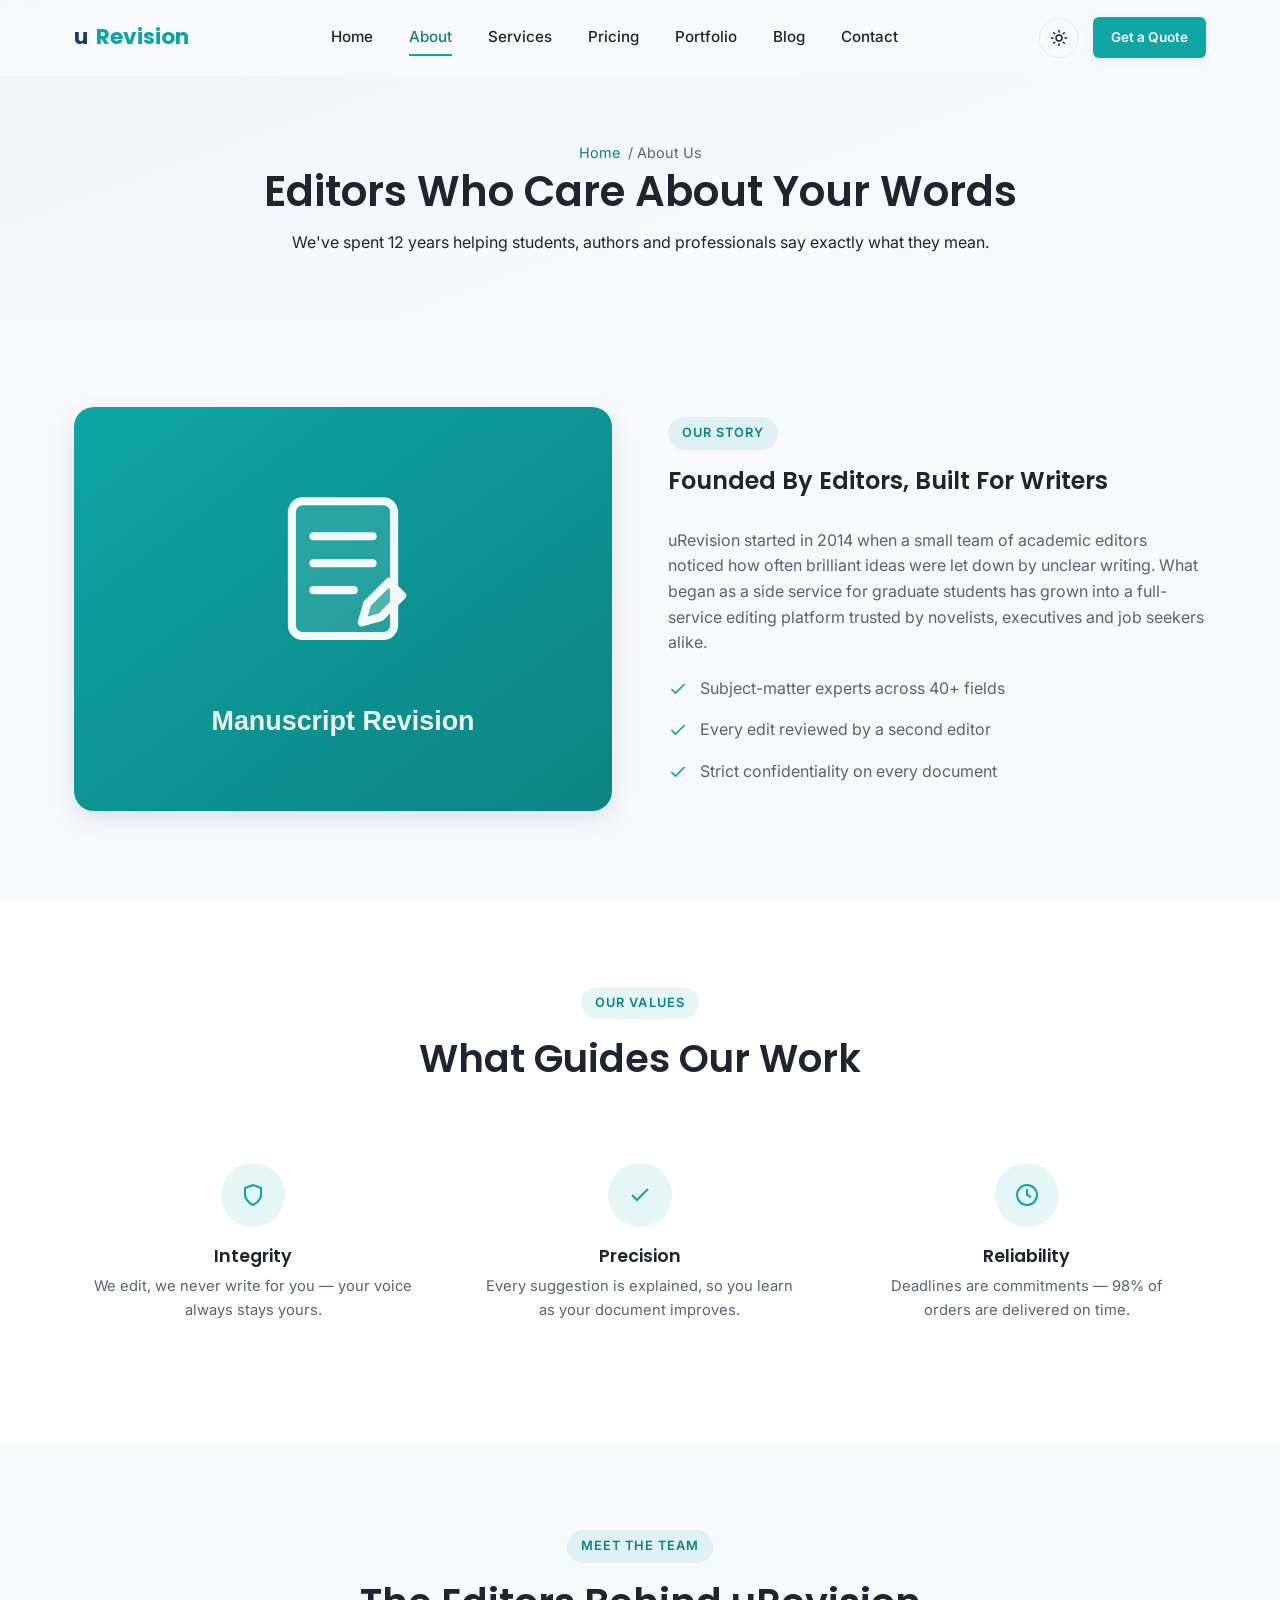
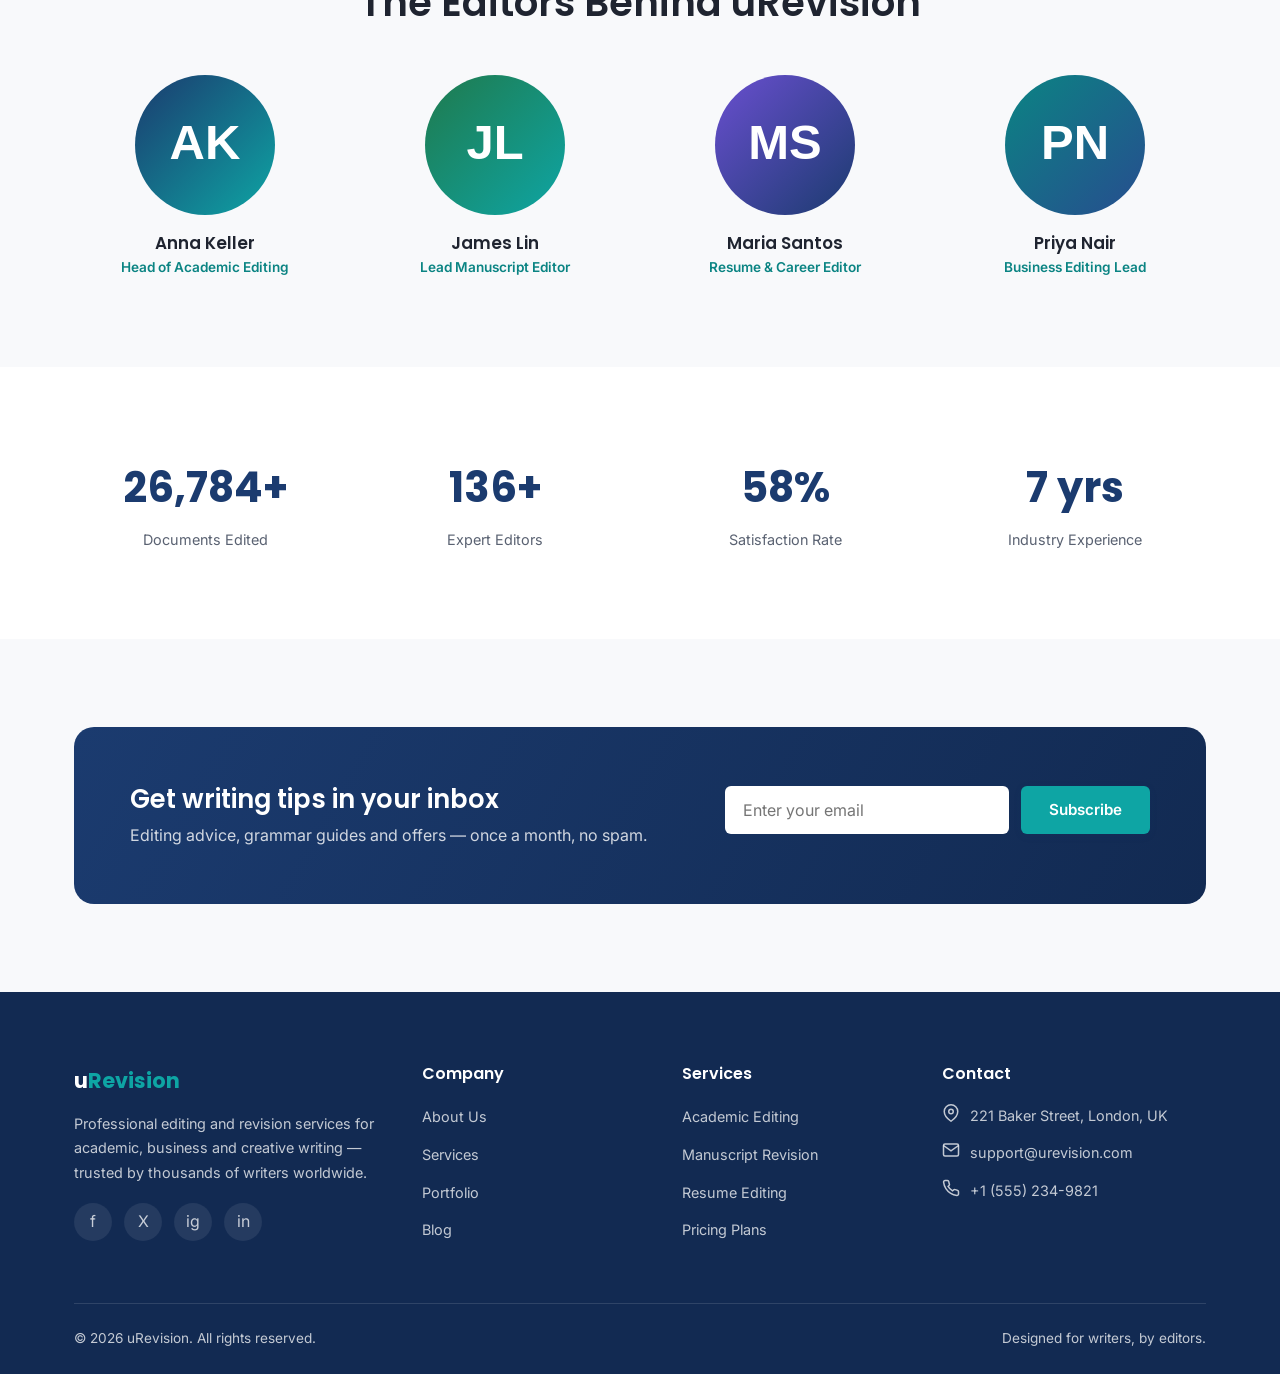
<file: about.html>
<!DOCTYPE html>
<html lang="en">
<head>
<meta charset="UTF-8">
<meta name="viewport" content="width=device-width, initial-scale=1.0">
<title>About Us | uRevision</title>
<meta name="description" content="Learn about uRevision's mission, values and the professional editors behind our document revision services.">
<link rel="icon" type="image/svg+xml" href="assets/favicon.svg">
<link rel="preconnect" href="https://fonts.googleapis.com">
<link href="https://fonts.googleapis.com/css2?family=Poppins:wght@600;700&family=Inter:wght@400;500;600&display=swap" rel="stylesheet">
<link rel="stylesheet" href="css/style.css">
<link rel="stylesheet" href="css/responsive.css">
<link rel="stylesheet" href="css/animation.css">
</head>
<body>

<header class="site-header">
  <div class="container navbar">
    <a href="index.html" class="logo">u<span>Revision</span></a>
    <nav class="nav-links" id="navLinks">
      <a href="index.html">Home</a>
      <a href="about.html">About</a>
      <a href="services.html">Services</a>
      <a href="pricing.html">Pricing</a>
      <a href="portfolio.html">Portfolio</a>
      <a href="blog.html">Blog</a>
      <a href="contact.html">Contact</a>
    </nav>
    <div class="nav-actions">
      <button class="theme-toggle" aria-label="Toggle dark mode">
        <svg class="icon-sun" viewBox="0 0 24 24" width="18" height="18" fill="none" stroke="currentColor" stroke-width="2" stroke-linecap="round" stroke-linejoin="round"><circle cx="12" cy="12" r="4"/><path d="M12 2v2M12 20v2M4.93 4.93l1.41 1.41M17.66 17.66l1.41 1.41M2 12h2M20 12h2M4.93 19.07l1.41-1.41M17.66 6.34l1.41-1.41"/></svg>
        <svg class="icon-moon" viewBox="0 0 24 24" width="18" height="18" fill="none" stroke="currentColor" stroke-width="2" stroke-linecap="round" stroke-linejoin="round"><path d="M21 12.79A9 9 0 1 1 11.21 3 7 7 0 0 0 21 12.79z"/></svg>
      </button>
      <a href="order.html" class="btn btn-primary btn-sm">Get a Quote</a>
      <button class="hamburger" aria-label="Toggle menu" aria-expanded="false">
        <span></span><span></span><span></span>
      </button>
    </div>
  </div>
</header>

<main>

  <section class="page-banner">
    <div class="container">
      <div class="breadcrumb"><a href="index.html">Home</a> / About Us</div>
      <h1>Editors Who Care About Your Words</h1>
      <p>We've spent 12 years helping students, authors and professionals say exactly what they mean.</p>
    </div>
  </section>

  <section>
    <div class="container two-col">
      <div class="reveal">
        <img src="images/service-manuscript.svg" alt="uRevision editorial team illustration" style="border-radius: var(--radius-lg); box-shadow: var(--shadow-md);">
      </div>
      <div class="reveal">
        <span class="eyebrow">Our Story</span>
        <h2 class="mb-32">Founded By Editors, Built For Writers</h2>
        <p style="color:var(--color-text-muted); margin-bottom:20px;">uRevision started in 2014 when a small team of academic editors noticed how often brilliant ideas were let down by unclear writing. What began as a side service for graduate students has grown into a full-service editing platform trusted by novelists, executives and job seekers alike.</p>
        <ul class="value-list">
          <li><svg viewBox="0 0 24 24" width="20" height="20" fill="none" stroke="currentColor" stroke-width="2"><polyline points="20 6 9 17 4 12"/></svg> Subject-matter experts across 40+ fields</li>
          <li><svg viewBox="0 0 24 24" width="20" height="20" fill="none" stroke="currentColor" stroke-width="2"><polyline points="20 6 9 17 4 12"/></svg> Every edit reviewed by a second editor</li>
          <li><svg viewBox="0 0 24 24" width="20" height="20" fill="none" stroke="currentColor" stroke-width="2"><polyline points="20 6 9 17 4 12"/></svg> Strict confidentiality on every document</li>
        </ul>
      </div>
    </div>
  </section>

  <section class="bg-alt">
    <div class="container">
      <div class="section-header reveal">
        <span class="eyebrow">Our Values</span>
        <h2>What Guides Our Work</h2>
      </div>
      <div class="grid grid-3">
        <div class="feature-item reveal">
          <div class="icon-circle"><svg viewBox="0 0 24 24" width="24" height="24" fill="none" stroke="currentColor" stroke-width="2"><path d="M12 22s8-4 8-10V5l-8-3-8 3v7c0 6 8 10 8 10z"/></svg></div>
          <h3>Integrity</h3>
          <p>We edit, we never write for you — your voice always stays yours.</p>
        </div>
        <div class="feature-item reveal">
          <div class="icon-circle"><svg viewBox="0 0 24 24" width="24" height="24" fill="none" stroke="currentColor" stroke-width="2"><polyline points="20 6 9 17 4 12"/></svg></div>
          <h3>Precision</h3>
          <p>Every suggestion is explained, so you learn as your document improves.</p>
        </div>
        <div class="feature-item reveal">
          <div class="icon-circle"><svg viewBox="0 0 24 24" width="24" height="24" fill="none" stroke="currentColor" stroke-width="2"><circle cx="12" cy="12" r="10"/><polyline points="12 6 12 12 16 14"/></svg></div>
          <h3>Reliability</h3>
          <p>Deadlines are commitments — 98% of orders are delivered on time.</p>
        </div>
      </div>
    </div>
  </section>

  <section>
    <div class="container">
      <div class="section-header reveal">
        <span class="eyebrow">Meet The Team</span>
        <h2>The Editors Behind uRevision</h2>
      </div>
      <div class="grid grid-4">
        <div class="team-card reveal">
          <div class="card-media"><img src="images/avatar-1.svg" alt="Anna Keller, Head of Academic Editing"></div>
          <h3>Anna Keller</h3>
          <span>Head of Academic Editing</span>
        </div>
        <div class="team-card reveal">
          <div class="card-media"><img src="images/avatar-4.svg" alt="James Lin, Lead Manuscript Editor"></div>
          <h3>James Lin</h3>
          <span>Lead Manuscript Editor</span>
        </div>
        <div class="team-card reveal">
          <div class="card-media"><img src="images/avatar-2.svg" alt="Maria Santos, Resume & Career Editor"></div>
          <h3>Maria Santos</h3>
          <span>Resume &amp; Career Editor</span>
        </div>
        <div class="team-card reveal">
          <div class="card-media"><img src="images/avatar-5.svg" alt="Priya Nair, Business Editing Lead"></div>
          <h3>Priya Nair</h3>
          <span>Business Editing Lead</span>
        </div>
      </div>
    </div>
  </section>

  <section class="bg-alt">
    <div class="container">
      <div class="grid grid-4">
        <div class="counter-item reveal">
          <div class="counter-number"><span data-counter="45000" data-suffix="+">0</span></div>
          <div class="counter-label">Documents Edited</div>
        </div>
        <div class="counter-item reveal">
          <div class="counter-number"><span data-counter="230" data-suffix="+">0</span></div>
          <div class="counter-label">Expert Editors</div>
        </div>
        <div class="counter-item reveal">
          <div class="counter-number"><span data-counter="98" data-suffix="%">0</span></div>
          <div class="counter-label">Satisfaction Rate</div>
        </div>
        <div class="counter-item reveal">
          <div class="counter-number"><span data-counter="12" data-suffix=" yrs">0</span></div>
          <div class="counter-label">Industry Experience</div>
        </div>
      </div>
    </div>
  </section>

  <section>
    <div class="container">
      <div class="newsletter reveal">
        <div>
          <h2>Get writing tips in your inbox</h2>
          <p>Editing advice, grammar guides and offers — once a month, no spam.</p>
        </div>
        <div>
          <form class="newsletter-form">
            <input type="email" placeholder="Enter your email" required>
            <button type="submit" class="btn btn-primary">Subscribe</button>
          </form>
          <p class="form-message"></p>
        </div>
      </div>
    </div>
  </section>

</main>

<footer class="site-footer">
  <div class="container">
    <div class="footer-grid">
      <div class="footer-col">
        <a href="index.html" class="footer-logo">u<span>Revision</span></a>
        <p>Professional editing and revision services for academic, business and creative writing — trusted by thousands of writers worldwide.</p>
        <div class="social-links">
          <a href="#" aria-label="Facebook">f</a>
          <a href="#" aria-label="X / Twitter">X</a>
          <a href="#" aria-label="Instagram">ig</a>
          <a href="#" aria-label="LinkedIn">in</a>
        </div>
      </div>
      <div class="footer-col">
        <h4>Company</h4>
        <ul class="footer-links">
          <li><a href="about.html">About Us</a></li>
          <li><a href="services.html">Services</a></li>
          <li><a href="portfolio.html">Portfolio</a></li>
          <li><a href="blog.html">Blog</a></li>
        </ul>
      </div>
      <div class="footer-col">
        <h4>Services</h4>
        <ul class="footer-links">
          <li><a href="service-details.html">Academic Editing</a></li>
          <li><a href="service-details.html">Manuscript Revision</a></li>
          <li><a href="service-details.html">Resume Editing</a></li>
          <li><a href="pricing.html">Pricing Plans</a></li>
        </ul>
      </div>
      <div class="footer-col">
        <h4>Contact</h4>
        <ul class="footer-contact">
          <li><svg viewBox="0 0 24 24" width="18" height="18" fill="none" stroke="currentColor" stroke-width="2"><path d="M21 10c0 7-9 13-9 13s-9-6-9-13a9 9 0 0 1 18 0z"/><circle cx="12" cy="10" r="3"/></svg> 221 Baker Street, London, UK</li>
          <li><svg viewBox="0 0 24 24" width="18" height="18" fill="none" stroke="currentColor" stroke-width="2"><rect x="2" y="4" width="20" height="16" rx="2"/><polyline points="22,6 12,13 2,6"/></svg> support@urevision.com</li>
          <li><svg viewBox="0 0 24 24" width="18" height="18" fill="none" stroke="currentColor" stroke-width="2"><path d="M22 16.92v3a2 2 0 0 1-2.18 2 19.79 19.79 0 0 1-8.63-3.07 19.5 19.5 0 0 1-6-6 19.79 19.79 0 0 1-3.07-8.67A2 2 0 0 1 4.11 2h3a2 2 0 0 1 2 1.72 12.84 12.84 0 0 0 .7 2.81 2 2 0 0 1-.45 2.11L8.09 9.91a16 16 0 0 0 6 6l1.27-1.27a2 2 0 0 1 2.11-.45 12.84 12.84 0 0 0 2.81.7A2 2 0 0 1 22 16.92z"/></svg> +1 (555) 234-9821</li>
        </ul>
      </div>
    </div>
    <div class="footer-bottom">
      <p>&copy; 2026 uRevision. All rights reserved.</p>
      <p>Designed for writers, by editors.</p>
    </div>
  </div>
</footer>

<button class="scroll-top" aria-label="Scroll to top">
  <svg viewBox="0 0 24 24" width="20" height="20" fill="none" stroke="currentColor" stroke-width="2" stroke-linecap="round" stroke-linejoin="round"><line x1="12" y1="19" x2="12" y2="5"/><polyline points="5 12 12 5 19 12"/></svg>
</button>

<script src="js/script.js"></script>
<script src="js/slider.js"></script>
<script src="js/gallery.js"></script>
<script src="js/validation.js"></script>
</body>
</html>
</file>
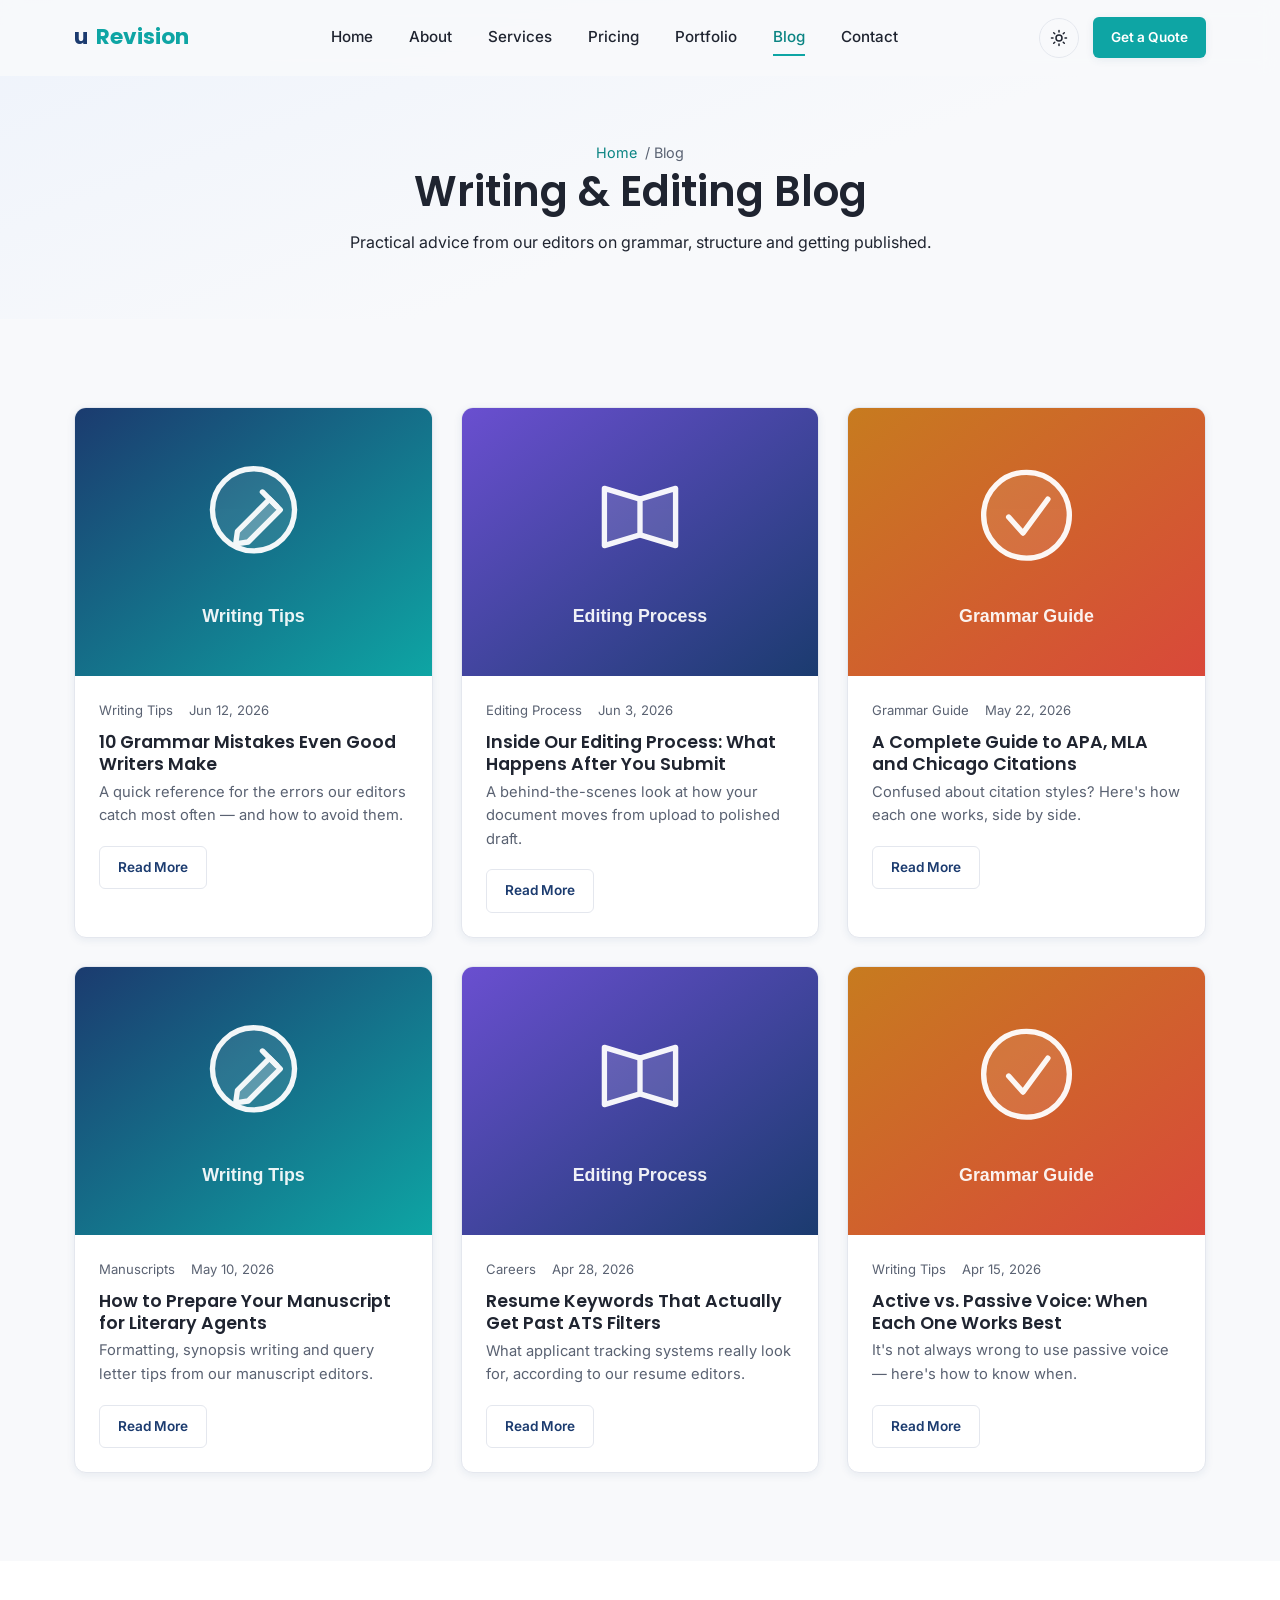
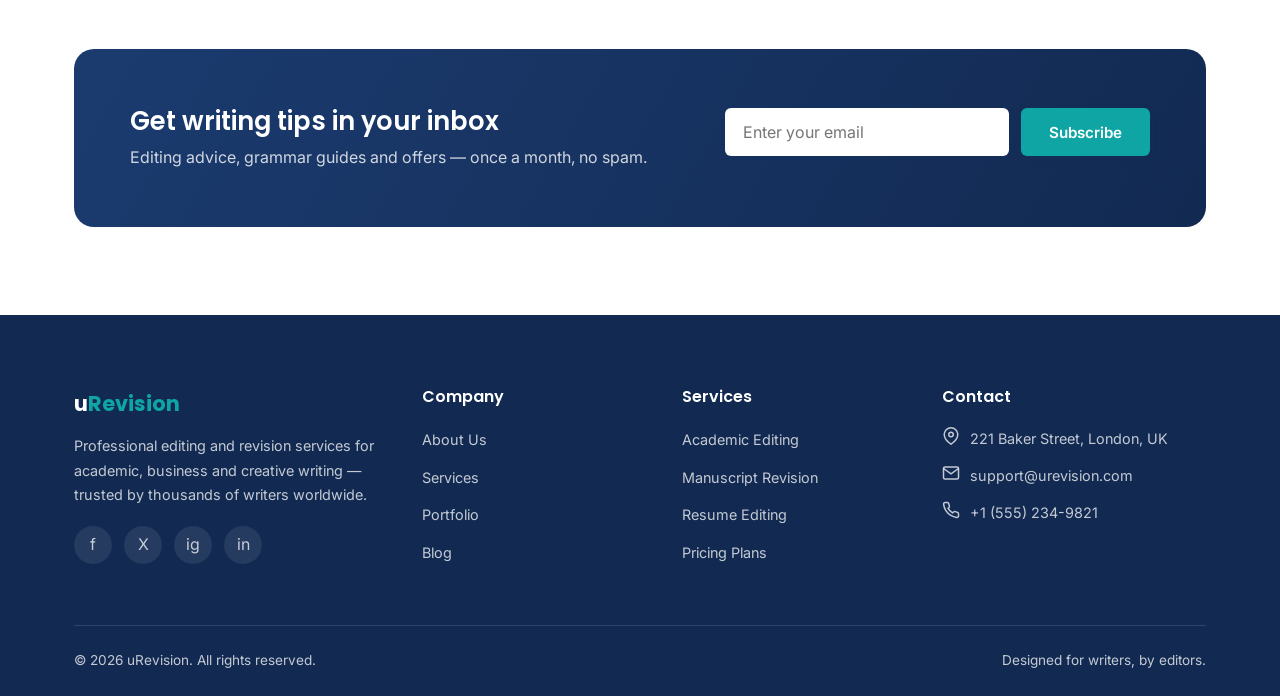
<file: blog.html>
<!DOCTYPE html>
<html lang="en">
<head>
<meta charset="UTF-8">
<meta name="viewport" content="width=device-width, initial-scale=1.0">
<title>Blog | uRevision</title>
<meta name="description" content="Writing tips, grammar guides and editing advice from the uRevision editorial team.">
<link rel="icon" type="image/svg+xml" href="assets/favicon.svg">
<link rel="preconnect" href="https://fonts.googleapis.com">
<link href="https://fonts.googleapis.com/css2?family=Poppins:wght@600;700&family=Inter:wght@400;500;600&display=swap" rel="stylesheet">
<link rel="stylesheet" href="css/style.css">
<link rel="stylesheet" href="css/responsive.css">
<link rel="stylesheet" href="css/animation.css">
</head>
<body>

<header class="site-header">
  <div class="container navbar">
    <a href="index.html" class="logo">u<span>Revision</span></a>
    <nav class="nav-links" id="navLinks">
      <a href="index.html">Home</a>
      <a href="about.html">About</a>
      <a href="services.html">Services</a>
      <a href="pricing.html">Pricing</a>
      <a href="portfolio.html">Portfolio</a>
      <a href="blog.html">Blog</a>
      <a href="contact.html">Contact</a>
    </nav>
    <div class="nav-actions">
      <button class="theme-toggle" aria-label="Toggle dark mode">
        <svg class="icon-sun" viewBox="0 0 24 24" width="18" height="18" fill="none" stroke="currentColor" stroke-width="2" stroke-linecap="round" stroke-linejoin="round"><circle cx="12" cy="12" r="4"/><path d="M12 2v2M12 20v2M4.93 4.93l1.41 1.41M17.66 17.66l1.41 1.41M2 12h2M20 12h2M4.93 19.07l1.41-1.41M17.66 6.34l1.41-1.41"/></svg>
        <svg class="icon-moon" viewBox="0 0 24 24" width="18" height="18" fill="none" stroke="currentColor" stroke-width="2" stroke-linecap="round" stroke-linejoin="round"><path d="M21 12.79A9 9 0 1 1 11.21 3 7 7 0 0 0 21 12.79z"/></svg>
      </button>
      <a href="order.html" class="btn btn-primary btn-sm">Get a Quote</a>
      <button class="hamburger" aria-label="Toggle menu" aria-expanded="false">
        <span></span><span></span><span></span>
      </button>
    </div>
  </div>
</header>

<main>

  <section class="page-banner">
    <div class="container">
      <div class="breadcrumb"><a href="index.html">Home</a> / Blog</div>
      <h1>Writing &amp; Editing Blog</h1>
      <p>Practical advice from our editors on grammar, structure and getting published.</p>
    </div>
  </section>

  <section>
    <div class="container">
      <div class="grid grid-3">
        <article class="card blog-card reveal">
          <div class="card-media"><img src="images/blog-1.svg" alt="10 grammar mistakes even good writers make"></div>
          <div class="card-body">
            <div class="blog-meta"><span>Writing Tips</span><span>Jun 12, 2026</span></div>
            <h3 class="card-title">10 Grammar Mistakes Even Good Writers Make</h3>
            <p class="card-desc">A quick reference for the errors our editors catch most often — and how to avoid them.</p>
            <a href="#" class="btn btn-outline btn-sm">Read More</a>
          </div>
        </article>
        <article class="card blog-card reveal">
          <div class="card-media"><img src="images/blog-2.svg" alt="Inside our editing process"></div>
          <div class="card-body">
            <div class="blog-meta"><span>Editing Process</span><span>Jun 3, 2026</span></div>
            <h3 class="card-title">Inside Our Editing Process: What Happens After You Submit</h3>
            <p class="card-desc">A behind-the-scenes look at how your document moves from upload to polished draft.</p>
            <a href="#" class="btn btn-outline btn-sm">Read More</a>
          </div>
        </article>
        <article class="card blog-card reveal">
          <div class="card-media"><img src="images/blog-3.svg" alt="A complete guide to citation styles"></div>
          <div class="card-body">
            <div class="blog-meta"><span>Grammar Guide</span><span>May 22, 2026</span></div>
            <h3 class="card-title">A Complete Guide to APA, MLA and Chicago Citations</h3>
            <p class="card-desc">Confused about citation styles? Here's how each one works, side by side.</p>
            <a href="#" class="btn btn-outline btn-sm">Read More</a>
          </div>
        </article>
        <article class="card blog-card reveal">
          <div class="card-media"><img src="images/blog-1.svg" alt="How to prepare your manuscript for submission"></div>
          <div class="card-body">
            <div class="blog-meta"><span>Manuscripts</span><span>May 10, 2026</span></div>
            <h3 class="card-title">How to Prepare Your Manuscript for Literary Agents</h3>
            <p class="card-desc">Formatting, synopsis writing and query letter tips from our manuscript editors.</p>
            <a href="#" class="btn btn-outline btn-sm">Read More</a>
          </div>
        </article>
        <article class="card blog-card reveal">
          <div class="card-media"><img src="images/blog-2.svg" alt="Resume keywords that actually work"></div>
          <div class="card-body">
            <div class="blog-meta"><span>Careers</span><span>Apr 28, 2026</span></div>
            <h3 class="card-title">Resume Keywords That Actually Get Past ATS Filters</h3>
            <p class="card-desc">What applicant tracking systems really look for, according to our resume editors.</p>
            <a href="#" class="btn btn-outline btn-sm">Read More</a>
          </div>
        </article>
        <article class="card blog-card reveal">
          <div class="card-media"><img src="images/blog-3.svg" alt="Active vs passive voice"></div>
          <div class="card-body">
            <div class="blog-meta"><span>Writing Tips</span><span>Apr 15, 2026</span></div>
            <h3 class="card-title">Active vs. Passive Voice: When Each One Works Best</h3>
            <p class="card-desc">It's not always wrong to use passive voice — here's how to know when.</p>
            <a href="#" class="btn btn-outline btn-sm">Read More</a>
          </div>
        </article>
      </div>
    </div>
  </section>

  <section class="bg-alt">
    <div class="container">
      <div class="newsletter reveal">
        <div>
          <h2>Get writing tips in your inbox</h2>
          <p>Editing advice, grammar guides and offers — once a month, no spam.</p>
        </div>
        <div>
          <form class="newsletter-form">
            <input type="email" placeholder="Enter your email" required>
            <button type="submit" class="btn btn-primary">Subscribe</button>
          </form>
          <p class="form-message"></p>
        </div>
      </div>
    </div>
  </section>

</main>

<footer class="site-footer">
  <div class="container">
    <div class="footer-grid">
      <div class="footer-col">
        <a href="index.html" class="footer-logo">u<span>Revision</span></a>
        <p>Professional editing and revision services for academic, business and creative writing — trusted by thousands of writers worldwide.</p>
        <div class="social-links">
          <a href="#" aria-label="Facebook">f</a>
          <a href="#" aria-label="X / Twitter">X</a>
          <a href="#" aria-label="Instagram">ig</a>
          <a href="#" aria-label="LinkedIn">in</a>
        </div>
      </div>
      <div class="footer-col">
        <h4>Company</h4>
        <ul class="footer-links">
          <li><a href="about.html">About Us</a></li>
          <li><a href="services.html">Services</a></li>
          <li><a href="portfolio.html">Portfolio</a></li>
          <li><a href="blog.html">Blog</a></li>
        </ul>
      </div>
      <div class="footer-col">
        <h4>Services</h4>
        <ul class="footer-links">
          <li><a href="service-details.html">Academic Editing</a></li>
          <li><a href="service-details.html">Manuscript Revision</a></li>
          <li><a href="service-details.html">Resume Editing</a></li>
          <li><a href="pricing.html">Pricing Plans</a></li>
        </ul>
      </div>
      <div class="footer-col">
        <h4>Contact</h4>
        <ul class="footer-contact">
          <li><svg viewBox="0 0 24 24" width="18" height="18" fill="none" stroke="currentColor" stroke-width="2"><path d="M21 10c0 7-9 13-9 13s-9-6-9-13a9 9 0 0 1 18 0z"/><circle cx="12" cy="10" r="3"/></svg> 221 Baker Street, London, UK</li>
          <li><svg viewBox="0 0 24 24" width="18" height="18" fill="none" stroke="currentColor" stroke-width="2"><rect x="2" y="4" width="20" height="16" rx="2"/><polyline points="22,6 12,13 2,6"/></svg> support@urevision.com</li>
          <li><svg viewBox="0 0 24 24" width="18" height="18" fill="none" stroke="currentColor" stroke-width="2"><path d="M22 16.92v3a2 2 0 0 1-2.18 2 19.79 19.79 0 0 1-8.63-3.07 19.5 19.5 0 0 1-6-6 19.79 19.79 0 0 1-3.07-8.67A2 2 0 0 1 4.11 2h3a2 2 0 0 1 2 1.72 12.84 12.84 0 0 0 .7 2.81 2 2 0 0 1-.45 2.11L8.09 9.91a16 16 0 0 0 6 6l1.27-1.27a2 2 0 0 1 2.11-.45 12.84 12.84 0 0 0 2.81.7A2 2 0 0 1 22 16.92z"/></svg> +1 (555) 234-9821</li>
        </ul>
      </div>
    </div>
    <div class="footer-bottom">
      <p>&copy; 2026 uRevision. All rights reserved.</p>
      <p>Designed for writers, by editors.</p>
    </div>
  </div>
</footer>

<button class="scroll-top" aria-label="Scroll to top">
  <svg viewBox="0 0 24 24" width="20" height="20" fill="none" stroke="currentColor" stroke-width="2" stroke-linecap="round" stroke-linejoin="round"><line x1="12" y1="19" x2="12" y2="5"/><polyline points="5 12 12 5 19 12"/></svg>
</button>

<script src="js/script.js"></script>
<script src="js/slider.js"></script>
<script src="js/gallery.js"></script>
<script src="js/validation.js"></script>
</body>
</html>
</file>
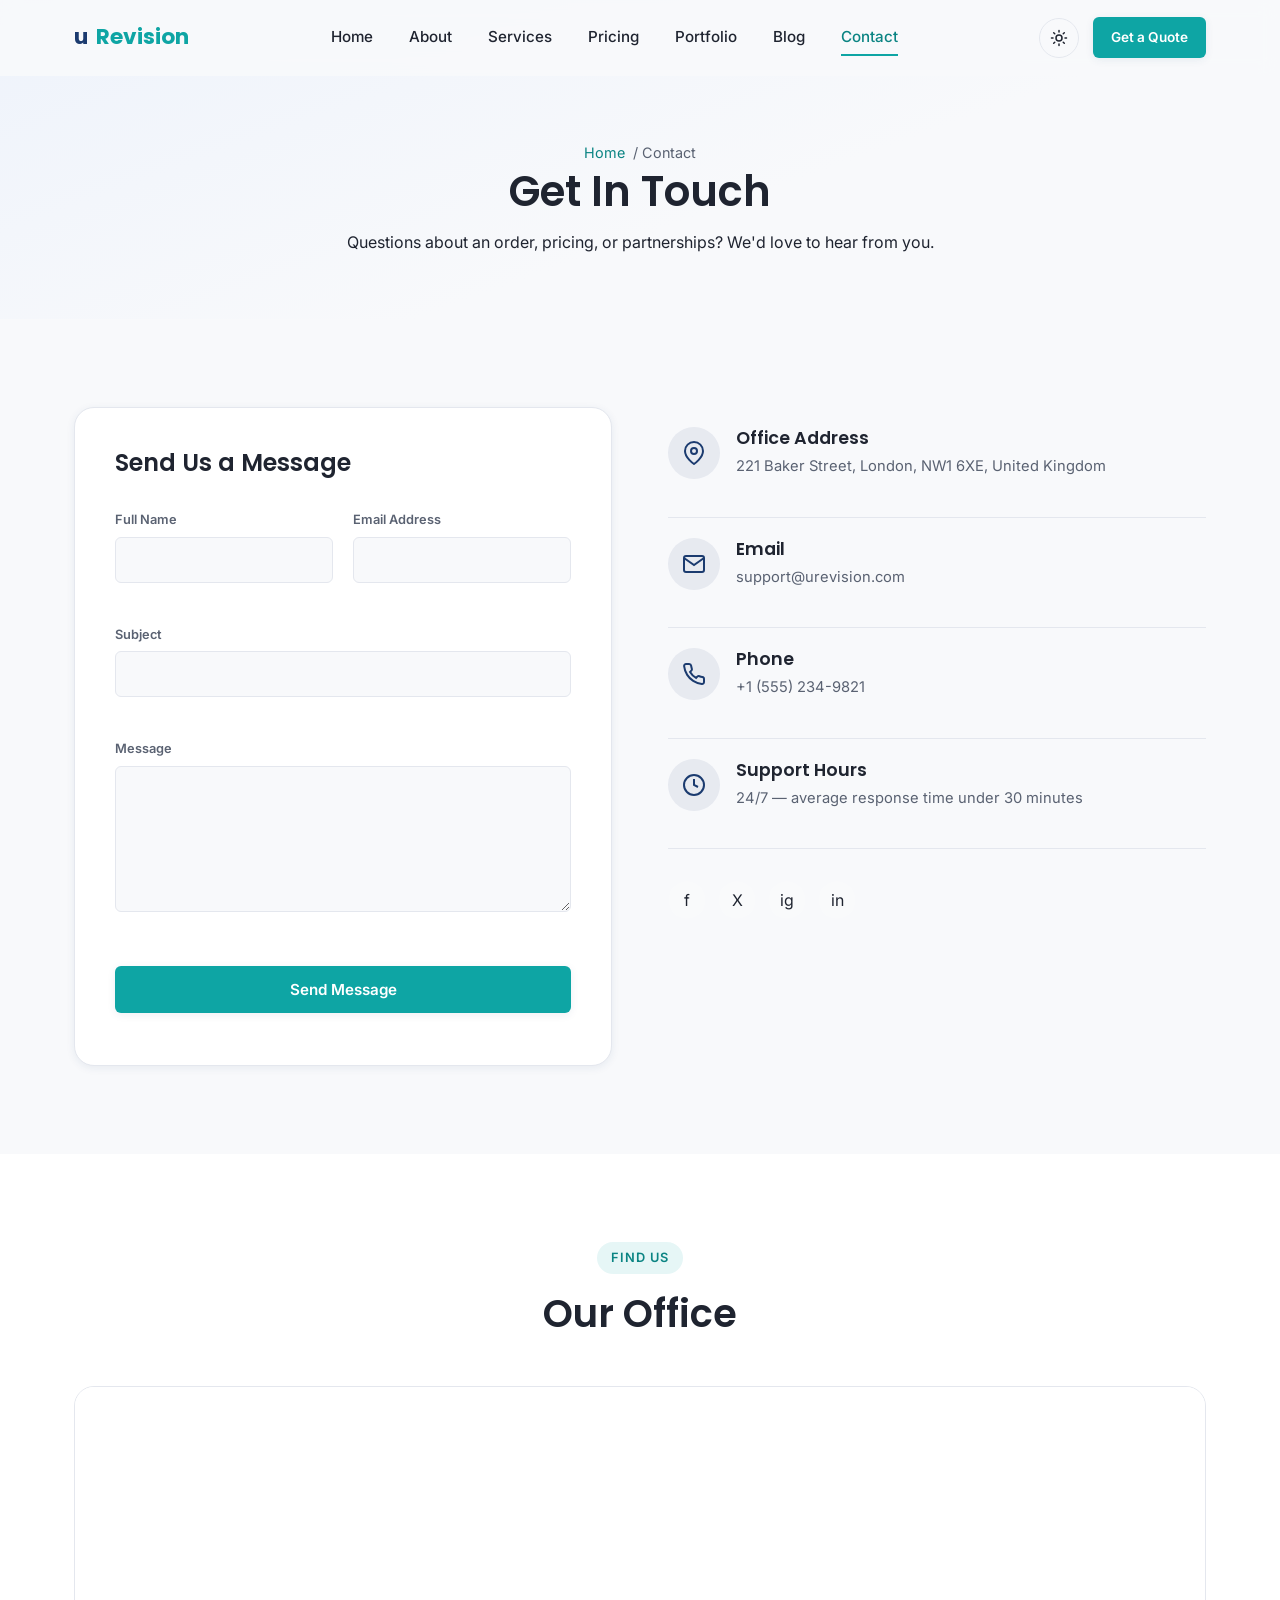
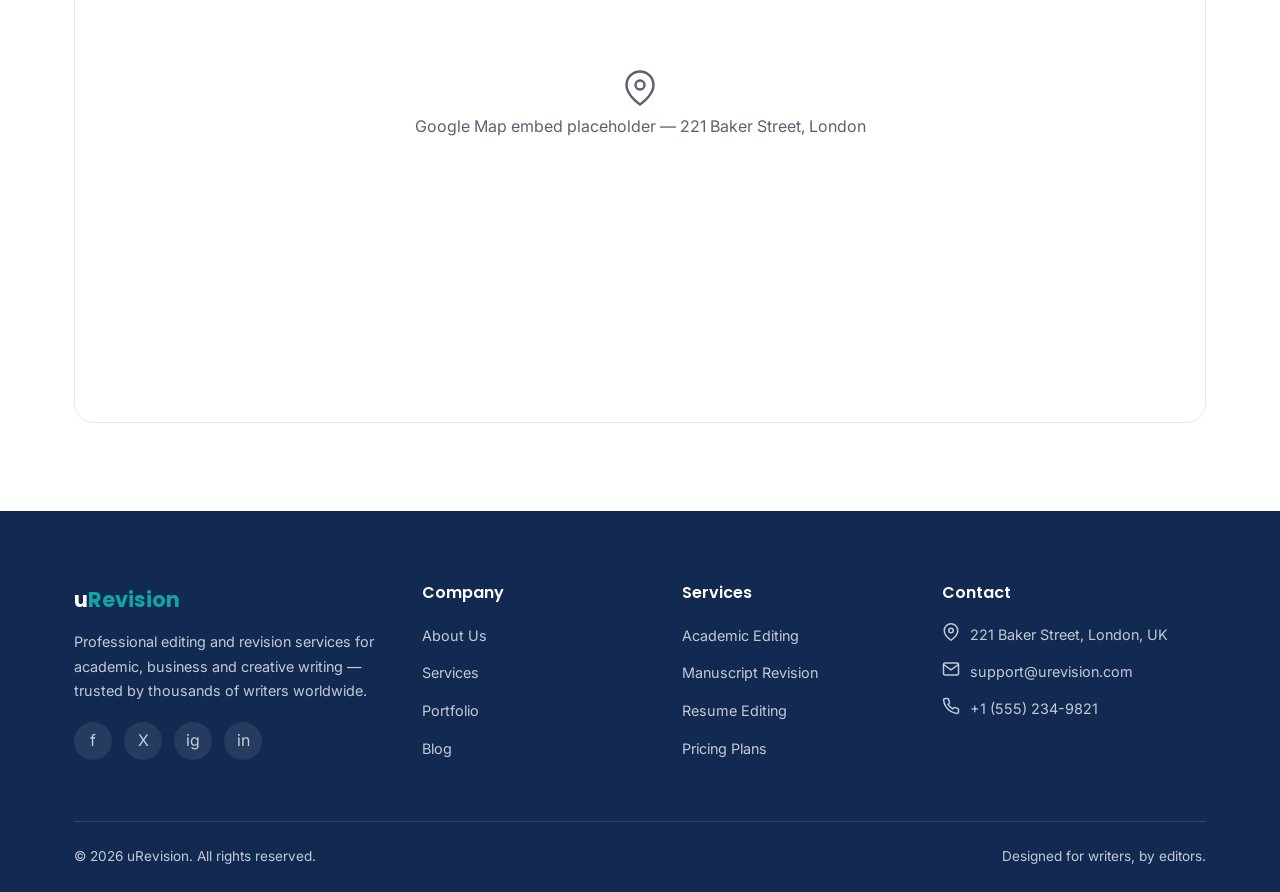
<file: contact.html>
<!DOCTYPE html>
<html lang="en">
<head>
<meta charset="UTF-8">
<meta name="viewport" content="width=device-width, initial-scale=1.0">
<title>Contact Us | uRevision</title>
<meta name="description" content="Get in touch with the uRevision team — office address, email, phone and contact form.">
<link rel="icon" type="image/svg+xml" href="assets/favicon.svg">
<link rel="preconnect" href="https://fonts.googleapis.com">
<link href="https://fonts.googleapis.com/css2?family=Poppins:wght@600;700&family=Inter:wght@400;500;600&display=swap" rel="stylesheet">
<link rel="stylesheet" href="css/style.css">
<link rel="stylesheet" href="css/responsive.css">
<link rel="stylesheet" href="css/animation.css">
</head>
<body>

<header class="site-header">
  <div class="container navbar">
    <a href="index.html" class="logo">u<span>Revision</span></a>
    <nav class="nav-links" id="navLinks">
      <a href="index.html">Home</a>
      <a href="about.html">About</a>
      <a href="services.html">Services</a>
      <a href="pricing.html">Pricing</a>
      <a href="portfolio.html">Portfolio</a>
      <a href="blog.html">Blog</a>
      <a href="contact.html">Contact</a>
    </nav>
    <div class="nav-actions">
      <button class="theme-toggle" aria-label="Toggle dark mode">
        <svg class="icon-sun" viewBox="0 0 24 24" width="18" height="18" fill="none" stroke="currentColor" stroke-width="2" stroke-linecap="round" stroke-linejoin="round"><circle cx="12" cy="12" r="4"/><path d="M12 2v2M12 20v2M4.93 4.93l1.41 1.41M17.66 17.66l1.41 1.41M2 12h2M20 12h2M4.93 19.07l1.41-1.41M17.66 6.34l1.41-1.41"/></svg>
        <svg class="icon-moon" viewBox="0 0 24 24" width="18" height="18" fill="none" stroke="currentColor" stroke-width="2" stroke-linecap="round" stroke-linejoin="round"><path d="M21 12.79A9 9 0 1 1 11.21 3 7 7 0 0 0 21 12.79z"/></svg>
      </button>
      <a href="order.html" class="btn btn-primary btn-sm">Get a Quote</a>
      <button class="hamburger" aria-label="Toggle menu" aria-expanded="false">
        <span></span><span></span><span></span>
      </button>
    </div>
  </div>
</header>

<main>

  <section class="page-banner">
    <div class="container">
      <div class="breadcrumb"><a href="index.html">Home</a> / Contact</div>
      <h1>Get In Touch</h1>
      <p>Questions about an order, pricing, or partnerships? We'd love to hear from you.</p>
    </div>
  </section>

  <section>
    <div class="container">
      <div class="two-col" style="align-items:start;">
        <form class="form-panel reveal" id="contact-form" novalidate>
          <h2 class="mb-32">Send Us a Message</h2>
          <div class="form-grid">
            <div class="form-field">
              <label for="c-name">Full Name</label>
              <input type="text" id="c-name" name="name" required>
              <span class="field-error"></span>
            </div>
            <div class="form-field">
              <label for="c-email">Email Address</label>
              <input type="email" id="c-email" name="email" required>
              <span class="field-error"></span>
            </div>
            <div class="form-field full">
              <label for="c-subject">Subject</label>
              <input type="text" id="c-subject" name="subject" required>
              <span class="field-error"></span>
            </div>
            <div class="form-field full">
              <label for="c-message">Message</label>
              <textarea id="c-message" name="message" rows="6" required></textarea>
              <span class="field-error"></span>
            </div>
          </div>
          <button type="submit" class="btn btn-primary btn-block mt-32">Send Message</button>
          <p class="form-message"></p>
        </form>

        <aside class="reveal">
          <div class="info-card">
            <div class="icon-circle">
              <svg viewBox="0 0 24 24" width="22" height="22" fill="none" stroke="currentColor" stroke-width="2"><path d="M21 10c0 7-9 13-9 13s-9-6-9-13a9 9 0 0 1 18 0z"/><circle cx="12" cy="10" r="3"/></svg>
            </div>
            <div>
              <h3 class="card-title">Office Address</h3>
              <p class="card-desc">221 Baker Street, London, NW1 6XE, United Kingdom</p>
            </div>
          </div>
          <div class="info-card">
            <div class="icon-circle">
              <svg viewBox="0 0 24 24" width="22" height="22" fill="none" stroke="currentColor" stroke-width="2"><rect x="2" y="4" width="20" height="16" rx="2"/><polyline points="22,6 12,13 2,6"/></svg>
            </div>
            <div>
              <h3 class="card-title">Email</h3>
              <p class="card-desc">support@urevision.com</p>
            </div>
          </div>
          <div class="info-card">
            <div class="icon-circle">
              <svg viewBox="0 0 24 24" width="22" height="22" fill="none" stroke="currentColor" stroke-width="2"><path d="M22 16.92v3a2 2 0 0 1-2.18 2 19.79 19.79 0 0 1-8.63-3.07 19.5 19.5 0 0 1-6-6 19.79 19.79 0 0 1-3.07-8.67A2 2 0 0 1 4.11 2h3a2 2 0 0 1 2 1.72 12.84 12.84 0 0 0 .7 2.81 2 2 0 0 1-.45 2.11L8.09 9.91a16 16 0 0 0 6 6l1.27-1.27a2 2 0 0 1 2.11-.45 12.84 12.84 0 0 0 2.81.7A2 2 0 0 1 22 16.92z"/></svg>
            </div>
            <div>
              <h3 class="card-title">Phone</h3>
              <p class="card-desc">+1 (555) 234-9821</p>
            </div>
          </div>
          <div class="info-card">
            <div class="icon-circle">
              <svg viewBox="0 0 24 24" width="22" height="22" fill="none" stroke="currentColor" stroke-width="2"><circle cx="12" cy="12" r="10"/><polyline points="12 6 12 12 16 14"/></svg>
            </div>
            <div>
              <h3 class="card-title">Support Hours</h3>
              <p class="card-desc">24/7 — average response time under 30 minutes</p>
            </div>
          </div>
          <div class="social-links mt-32">
            <a href="#" aria-label="Facebook">f</a>
            <a href="#" aria-label="X / Twitter">X</a>
            <a href="#" aria-label="Instagram">ig</a>
            <a href="#" aria-label="LinkedIn">in</a>
          </div>
        </aside>
      </div>
    </div>
  </section>

  <section class="bg-alt">
    <div class="container">
      <div class="section-header reveal">
        <span class="eyebrow">Find Us</span>
        <h2>Our Office</h2>
      </div>
      <div class="map-embed reveal">
        <div class="map-placeholder">
          <svg viewBox="0 0 24 24" width="36" height="36" fill="none" stroke="currentColor" stroke-width="1.6"><path d="M21 10c0 7-9 13-9 13s-9-6-9-13a9 9 0 0 1 18 0z"/><circle cx="12" cy="10" r="3"/></svg>
          <span>Google Map embed placeholder — 221 Baker Street, London</span>
        </div>
      </div>
    </div>
  </section>

</main>

<footer class="site-footer">
  <div class="container">
    <div class="footer-grid">
      <div class="footer-col">
        <a href="index.html" class="footer-logo">u<span>Revision</span></a>
        <p>Professional editing and revision services for academic, business and creative writing — trusted by thousands of writers worldwide.</p>
        <div class="social-links">
          <a href="#" aria-label="Facebook">f</a>
          <a href="#" aria-label="X / Twitter">X</a>
          <a href="#" aria-label="Instagram">ig</a>
          <a href="#" aria-label="LinkedIn">in</a>
        </div>
      </div>
      <div class="footer-col">
        <h4>Company</h4>
        <ul class="footer-links">
          <li><a href="about.html">About Us</a></li>
          <li><a href="services.html">Services</a></li>
          <li><a href="portfolio.html">Portfolio</a></li>
          <li><a href="blog.html">Blog</a></li>
        </ul>
      </div>
      <div class="footer-col">
        <h4>Services</h4>
        <ul class="footer-links">
          <li><a href="service-details.html">Academic Editing</a></li>
          <li><a href="service-details.html">Manuscript Revision</a></li>
          <li><a href="service-details.html">Resume Editing</a></li>
          <li><a href="pricing.html">Pricing Plans</a></li>
        </ul>
      </div>
      <div class="footer-col">
        <h4>Contact</h4>
        <ul class="footer-contact">
          <li><svg viewBox="0 0 24 24" width="18" height="18" fill="none" stroke="currentColor" stroke-width="2"><path d="M21 10c0 7-9 13-9 13s-9-6-9-13a9 9 0 0 1 18 0z"/><circle cx="12" cy="10" r="3"/></svg> 221 Baker Street, London, UK</li>
          <li><svg viewBox="0 0 24 24" width="18" height="18" fill="none" stroke="currentColor" stroke-width="2"><rect x="2" y="4" width="20" height="16" rx="2"/><polyline points="22,6 12,13 2,6"/></svg> support@urevision.com</li>
          <li><svg viewBox="0 0 24 24" width="18" height="18" fill="none" stroke="currentColor" stroke-width="2"><path d="M22 16.92v3a2 2 0 0 1-2.18 2 19.79 19.79 0 0 1-8.63-3.07 19.5 19.5 0 0 1-6-6 19.79 19.79 0 0 1-3.07-8.67A2 2 0 0 1 4.11 2h3a2 2 0 0 1 2 1.72 12.84 12.84 0 0 0 .7 2.81 2 2 0 0 1-.45 2.11L8.09 9.91a16 16 0 0 0 6 6l1.27-1.27a2 2 0 0 1 2.11-.45 12.84 12.84 0 0 0 2.81.7A2 2 0 0 1 22 16.92z"/></svg> +1 (555) 234-9821</li>
        </ul>
      </div>
    </div>
    <div class="footer-bottom">
      <p>&copy; 2026 uRevision. All rights reserved.</p>
      <p>Designed for writers, by editors.</p>
    </div>
  </div>
</footer>

<button class="scroll-top" aria-label="Scroll to top">
  <svg viewBox="0 0 24 24" width="20" height="20" fill="none" stroke="currentColor" stroke-width="2" stroke-linecap="round" stroke-linejoin="round"><line x1="12" y1="19" x2="12" y2="5"/><polyline points="5 12 12 5 19 12"/></svg>
</button>

<script src="js/script.js"></script>
<script src="js/slider.js"></script>
<script src="js/gallery.js"></script>
<script src="js/validation.js"></script>
</body>
</html>
</file>
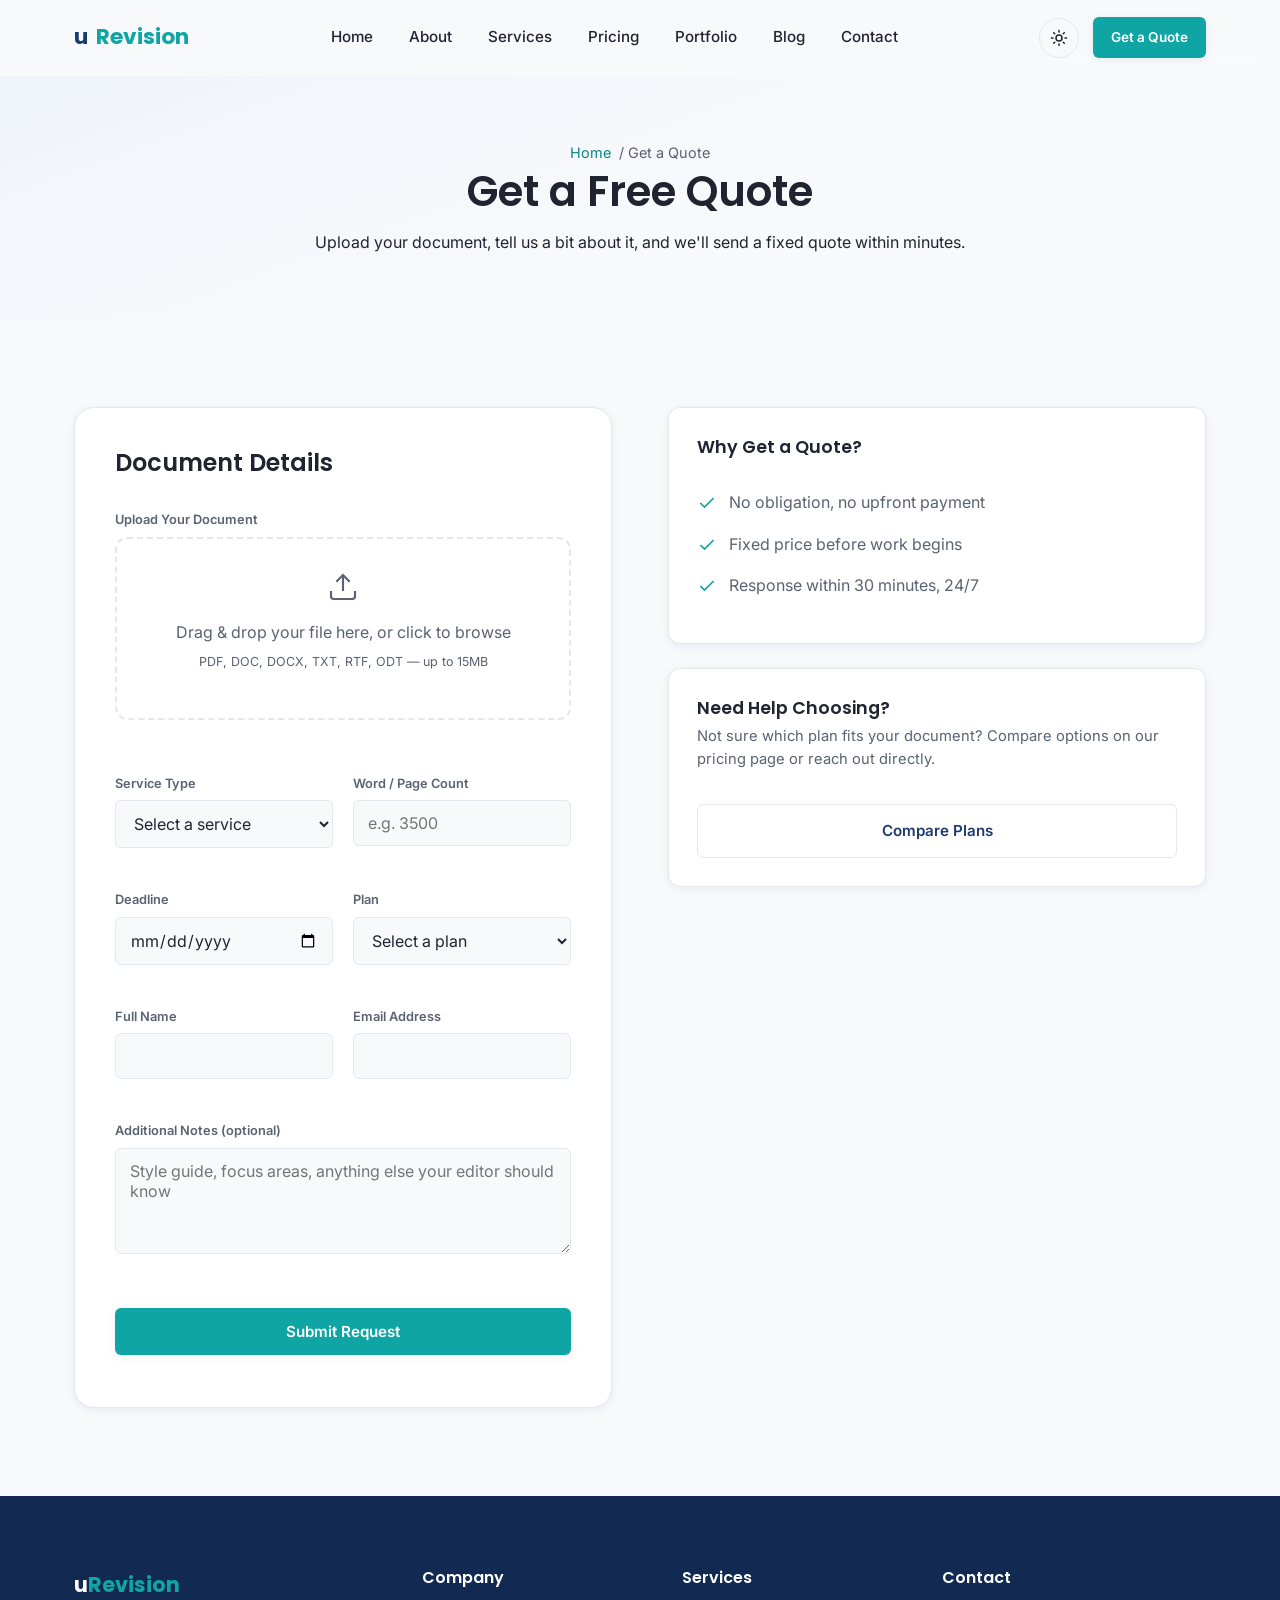
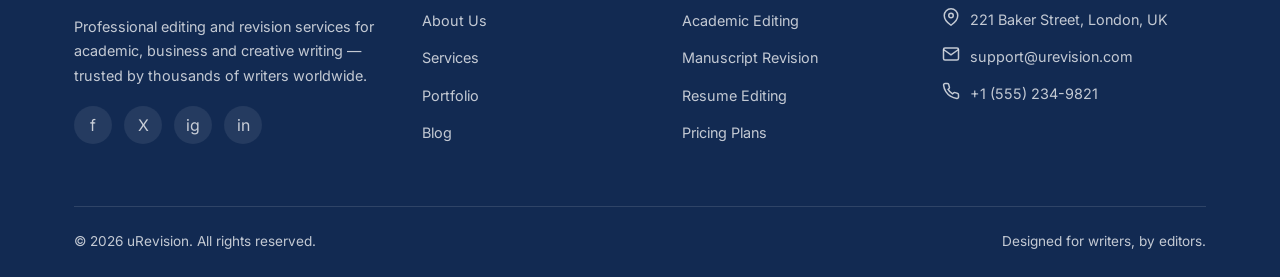
<file: order.html>
<!DOCTYPE html>
<html lang="en">
<head>
<meta charset="UTF-8">
<meta name="viewport" content="width=device-width, initial-scale=1.0">
<title>Get a Quote | uRevision</title>
<meta name="description" content="Upload your document and get a free, instant quote for editing and revision services from uRevision.">
<link rel="icon" type="image/svg+xml" href="assets/favicon.svg">
<link rel="preconnect" href="https://fonts.googleapis.com">
<link href="https://fonts.googleapis.com/css2?family=Poppins:wght@600;700&family=Inter:wght@400;500;600&display=swap" rel="stylesheet">
<link rel="stylesheet" href="css/style.css">
<link rel="stylesheet" href="css/responsive.css">
<link rel="stylesheet" href="css/animation.css">
</head>
<body>

<header class="site-header">
  <div class="container navbar">
    <a href="index.html" class="logo">u<span>Revision</span></a>
    <nav class="nav-links" id="navLinks">
      <a href="index.html">Home</a>
      <a href="about.html">About</a>
      <a href="services.html">Services</a>
      <a href="pricing.html">Pricing</a>
      <a href="portfolio.html">Portfolio</a>
      <a href="blog.html">Blog</a>
      <a href="contact.html">Contact</a>
    </nav>
    <div class="nav-actions">
      <button class="theme-toggle" aria-label="Toggle dark mode">
        <svg class="icon-sun" viewBox="0 0 24 24" width="18" height="18" fill="none" stroke="currentColor" stroke-width="2" stroke-linecap="round" stroke-linejoin="round"><circle cx="12" cy="12" r="4"/><path d="M12 2v2M12 20v2M4.93 4.93l1.41 1.41M17.66 17.66l1.41 1.41M2 12h2M20 12h2M4.93 19.07l1.41-1.41M17.66 6.34l1.41-1.41"/></svg>
        <svg class="icon-moon" viewBox="0 0 24 24" width="18" height="18" fill="none" stroke="currentColor" stroke-width="2" stroke-linecap="round" stroke-linejoin="round"><path d="M21 12.79A9 9 0 1 1 11.21 3 7 7 0 0 0 21 12.79z"/></svg>
      </button>
      <a href="order.html" class="btn btn-primary btn-sm">Get a Quote</a>
      <button class="hamburger" aria-label="Toggle menu" aria-expanded="false">
        <span></span><span></span><span></span>
      </button>
    </div>
  </div>
</header>

<main>

  <section class="page-banner">
    <div class="container">
      <div class="breadcrumb"><a href="index.html">Home</a> / Get a Quote</div>
      <h1>Get a Free Quote</h1>
      <p>Upload your document, tell us a bit about it, and we'll send a fixed quote within minutes.</p>
    </div>
  </section>

  <section>
    <div class="container">
      <div class="two-col" style="align-items:start;">
        <form class="form-panel reveal" id="order-form" novalidate>
          <h2 class="mb-32">Document Details</h2>

          <div class="form-field mb-32">
            <label for="order-file">Upload Your Document</label>
            <div class="file-drop" id="order-file-drop">
              <input type="file" id="order-file" name="document" accept=".pdf,.doc,.docx,.txt,.rtf,.odt" required>
              <svg viewBox="0 0 24 24" width="32" height="32" fill="none" stroke="currentColor" stroke-width="1.6" style="margin:0 auto 10px;"><path d="M21 15v4a2 2 0 0 1-2 2H5a2 2 0 0 1-2-2v-4"/><polyline points="17 8 12 3 7 8"/><line x1="12" y1="3" x2="12" y2="15"/></svg>
              <p>Drag &amp; drop your file here, or click to browse</p>
              <p style="font-size:0.78rem;margin-top:6px;">PDF, DOC, DOCX, TXT, RTF, ODT — up to 15MB</p>
              <ul class="file-list"></ul>
            </div>
            <span class="field-error"></span>
          </div>

          <div class="form-grid">
            <div class="form-field">
              <label for="order-service">Service Type</label>
              <select id="order-service" name="service" required>
                <option value="">Select a service</option>
                <option value="academic">Academic Paper Editing</option>
                <option value="manuscript">Manuscript Revision</option>
                <option value="resume">Resume / CV Editing</option>
                <option value="proofreading">Proofreading</option>
                <option value="business">Business Document Editing</option>
                <option value="creative">Creative Writing Revision</option>
              </select>
              <span class="field-error"></span>
            </div>
            <div class="form-field">
              <label for="order-words">Word / Page Count</label>
              <input type="number" id="order-words" name="wordCount" min="1" placeholder="e.g. 3500" required>
              <span class="field-error"></span>
            </div>
            <div class="form-field">
              <label for="order-deadline">Deadline</label>
              <input type="date" id="order-deadline" name="deadline" required>
              <span class="field-error"></span>
            </div>
            <div class="form-field">
              <label for="order-plan">Plan</label>
              <select id="order-plan" name="plan" required>
                <option value="">Select a plan</option>
                <option value="essential">Essential</option>
                <option value="professional">Professional</option>
                <option value="premium">Premium</option>
              </select>
              <span class="field-error"></span>
            </div>
            <div class="form-field">
              <label for="order-name">Full Name</label>
              <input type="text" id="order-name" name="name" required>
              <span class="field-error"></span>
            </div>
            <div class="form-field">
              <label for="order-email">Email Address</label>
              <input type="email" id="order-email" name="email" required>
              <span class="field-error"></span>
            </div>
            <div class="form-field full">
              <label for="order-notes">Additional Notes (optional)</label>
              <textarea id="order-notes" name="notes" rows="4" placeholder="Style guide, focus areas, anything else your editor should know"></textarea>
              <span class="field-error"></span>
            </div>
          </div>

          <button type="submit" class="btn btn-primary btn-block mt-32">Submit Request</button>
          <p class="form-message"></p>
        </form>

        <aside class="reveal">
          <div class="card" style="padding:28px; margin-bottom:24px;">
            <h3 class="card-title">Why Get a Quote?</h3>
            <ul class="value-list mt-32">
              <li><svg viewBox="0 0 24 24" width="20" height="20" fill="none" stroke="currentColor" stroke-width="2"><polyline points="20 6 9 17 4 12"/></svg> No obligation, no upfront payment</li>
              <li><svg viewBox="0 0 24 24" width="20" height="20" fill="none" stroke="currentColor" stroke-width="2"><polyline points="20 6 9 17 4 12"/></svg> Fixed price before work begins</li>
              <li><svg viewBox="0 0 24 24" width="20" height="20" fill="none" stroke="currentColor" stroke-width="2"><polyline points="20 6 9 17 4 12"/></svg> Response within 30 minutes, 24/7</li>
            </ul>
          </div>
          <div class="card" style="padding:28px;">
            <h3 class="card-title">Need Help Choosing?</h3>
            <p class="card-desc mb-32">Not sure which plan fits your document? Compare options on our pricing page or reach out directly.</p>
            <a href="pricing.html" class="btn btn-outline btn-block">Compare Plans</a>
          </div>
        </aside>
      </div>
    </div>
  </section>

</main>

<footer class="site-footer">
  <div class="container">
    <div class="footer-grid">
      <div class="footer-col">
        <a href="index.html" class="footer-logo">u<span>Revision</span></a>
        <p>Professional editing and revision services for academic, business and creative writing — trusted by thousands of writers worldwide.</p>
        <div class="social-links">
          <a href="#" aria-label="Facebook">f</a>
          <a href="#" aria-label="X / Twitter">X</a>
          <a href="#" aria-label="Instagram">ig</a>
          <a href="#" aria-label="LinkedIn">in</a>
        </div>
      </div>
      <div class="footer-col">
        <h4>Company</h4>
        <ul class="footer-links">
          <li><a href="about.html">About Us</a></li>
          <li><a href="services.html">Services</a></li>
          <li><a href="portfolio.html">Portfolio</a></li>
          <li><a href="blog.html">Blog</a></li>
        </ul>
      </div>
      <div class="footer-col">
        <h4>Services</h4>
        <ul class="footer-links">
          <li><a href="service-details.html">Academic Editing</a></li>
          <li><a href="service-details.html">Manuscript Revision</a></li>
          <li><a href="service-details.html">Resume Editing</a></li>
          <li><a href="pricing.html">Pricing Plans</a></li>
        </ul>
      </div>
      <div class="footer-col">
        <h4>Contact</h4>
        <ul class="footer-contact">
          <li><svg viewBox="0 0 24 24" width="18" height="18" fill="none" stroke="currentColor" stroke-width="2"><path d="M21 10c0 7-9 13-9 13s-9-6-9-13a9 9 0 0 1 18 0z"/><circle cx="12" cy="10" r="3"/></svg> 221 Baker Street, London, UK</li>
          <li><svg viewBox="0 0 24 24" width="18" height="18" fill="none" stroke="currentColor" stroke-width="2"><rect x="2" y="4" width="20" height="16" rx="2"/><polyline points="22,6 12,13 2,6"/></svg> support@urevision.com</li>
          <li><svg viewBox="0 0 24 24" width="18" height="18" fill="none" stroke="currentColor" stroke-width="2"><path d="M22 16.92v3a2 2 0 0 1-2.18 2 19.79 19.79 0 0 1-8.63-3.07 19.5 19.5 0 0 1-6-6 19.79 19.79 0 0 1-3.07-8.67A2 2 0 0 1 4.11 2h3a2 2 0 0 1 2 1.72 12.84 12.84 0 0 0 .7 2.81 2 2 0 0 1-.45 2.11L8.09 9.91a16 16 0 0 0 6 6l1.27-1.27a2 2 0 0 1 2.11-.45 12.84 12.84 0 0 0 2.81.7A2 2 0 0 1 22 16.92z"/></svg> +1 (555) 234-9821</li>
        </ul>
      </div>
    </div>
    <div class="footer-bottom">
      <p>&copy; 2026 uRevision. All rights reserved.</p>
      <p>Designed for writers, by editors.</p>
    </div>
  </div>
</footer>

<button class="scroll-top" aria-label="Scroll to top">
  <svg viewBox="0 0 24 24" width="20" height="20" fill="none" stroke="currentColor" stroke-width="2" stroke-linecap="round" stroke-linejoin="round"><line x1="12" y1="19" x2="12" y2="5"/><polyline points="5 12 12 5 19 12"/></svg>
</button>

<script src="js/script.js"></script>
<script src="js/slider.js"></script>
<script src="js/gallery.js"></script>
<script src="js/validation.js"></script>
</body>
</html>
</file>
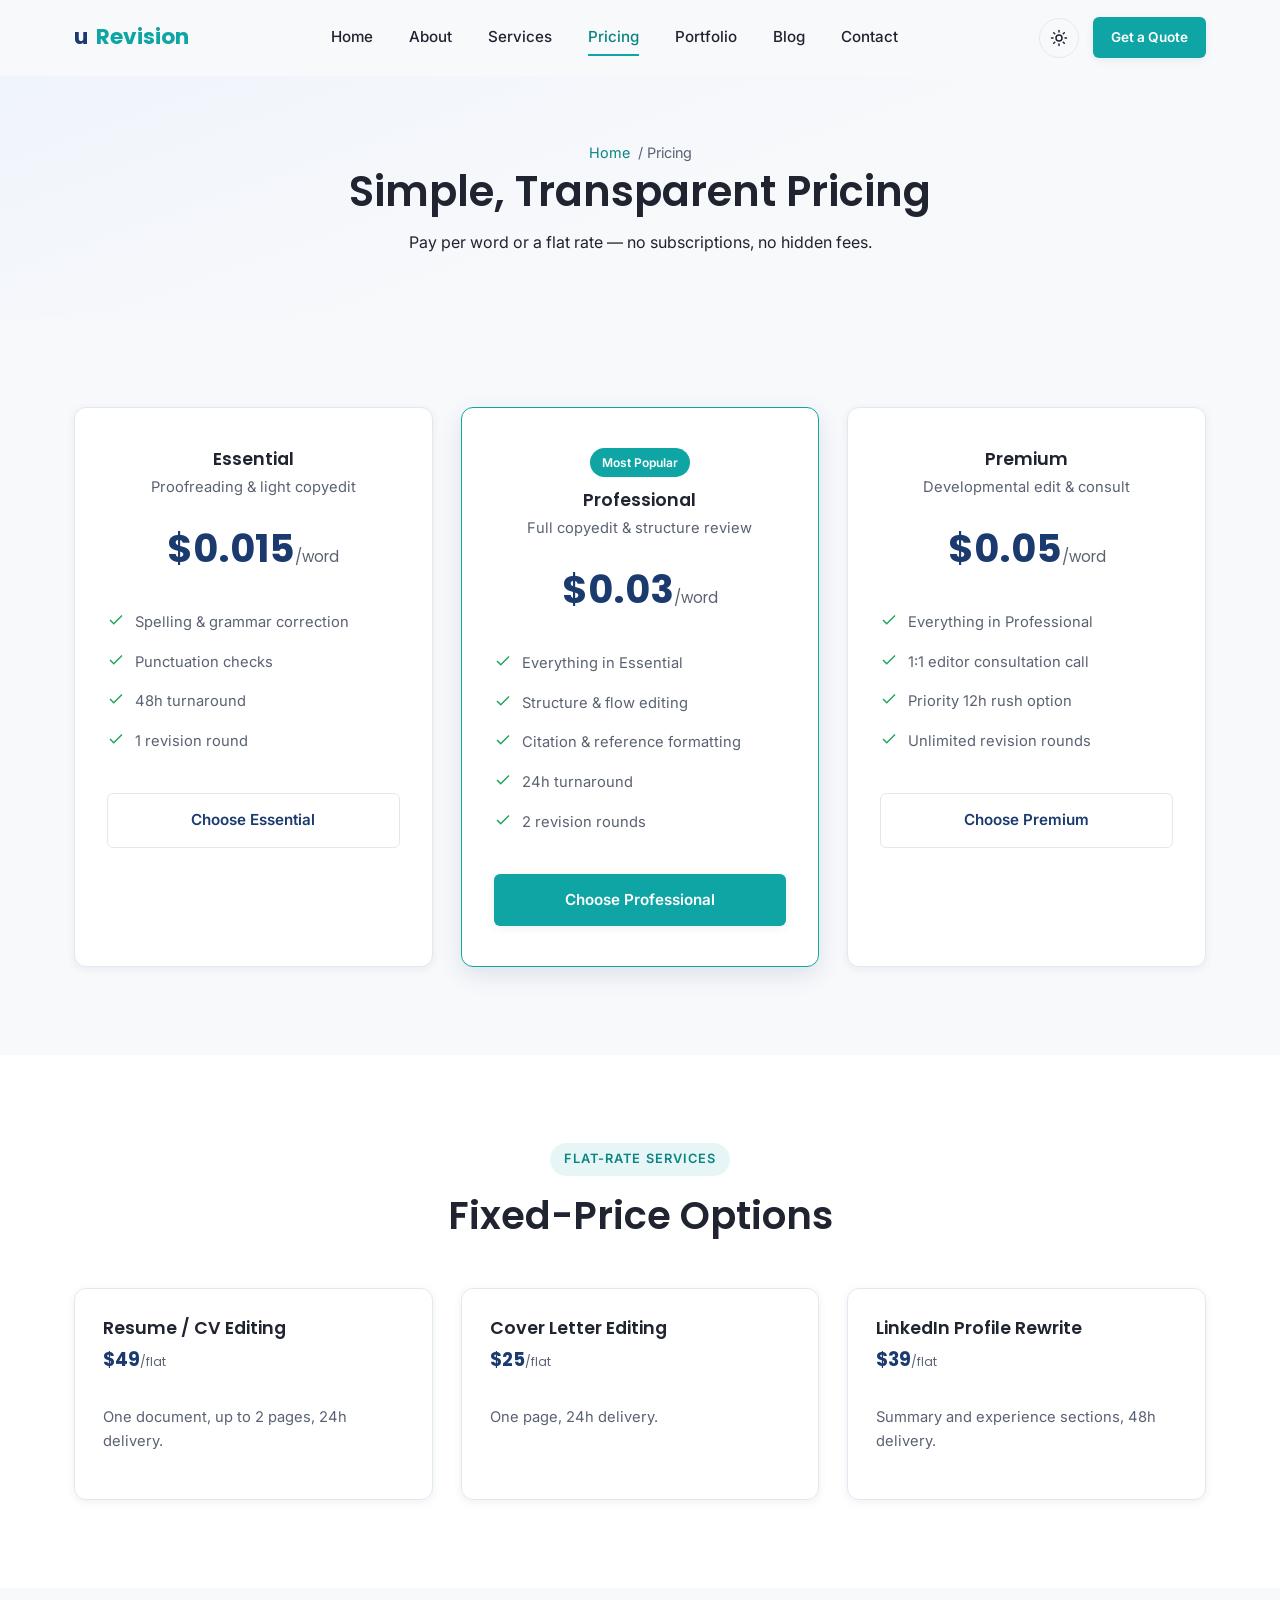
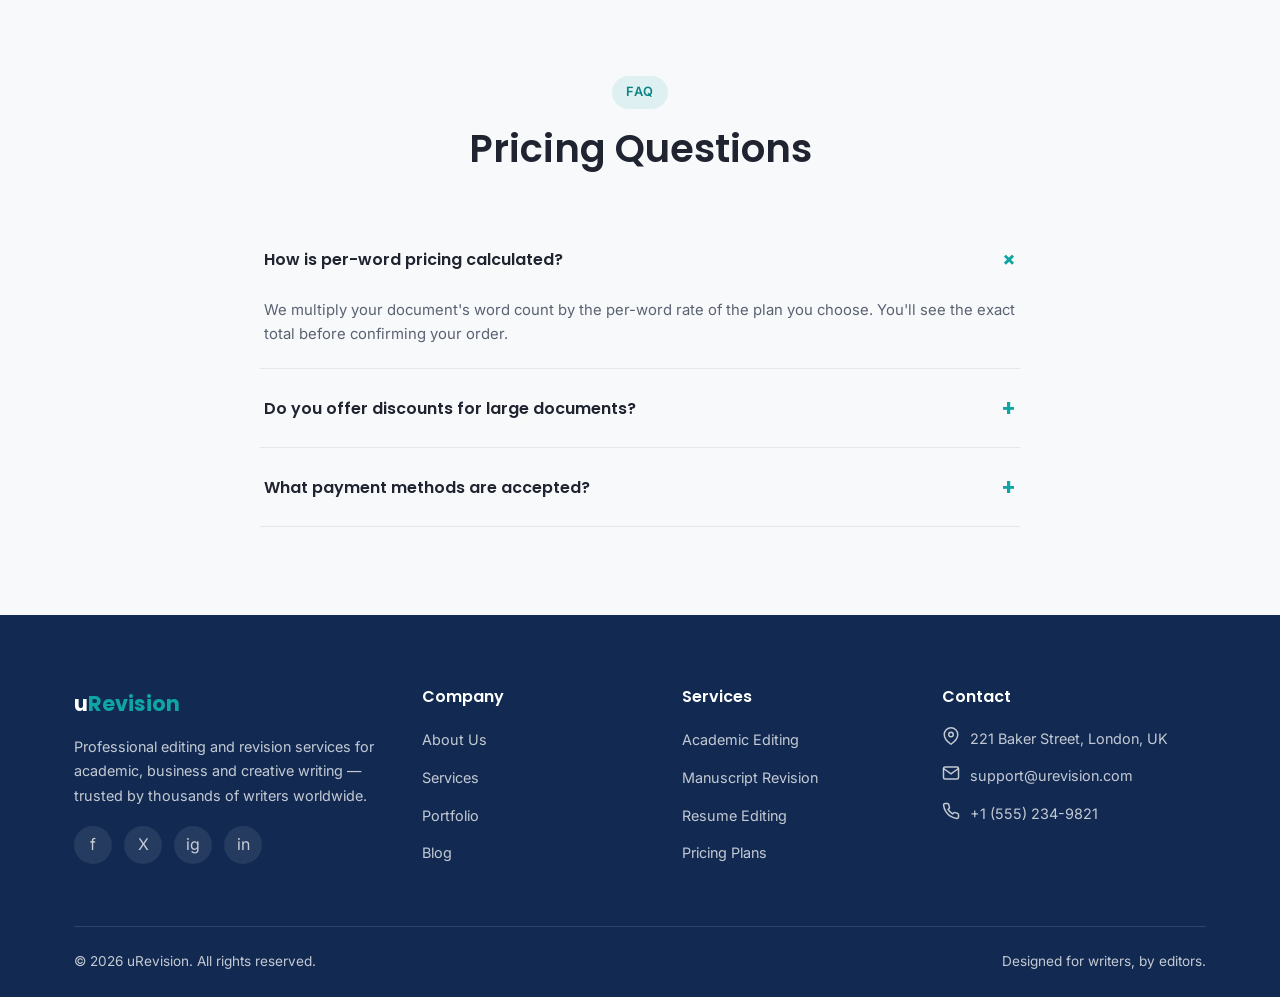
<file: pricing.html>
<!DOCTYPE html>
<html lang="en">
<head>
<meta charset="UTF-8">
<meta name="viewport" content="width=device-width, initial-scale=1.0">
<title>Pricing | uRevision</title>
<meta name="description" content="Transparent per-word and flat-rate pricing for uRevision's academic, manuscript, resume and business editing services.">
<link rel="icon" type="image/svg+xml" href="assets/favicon.svg">
<link rel="preconnect" href="https://fonts.googleapis.com">
<link href="https://fonts.googleapis.com/css2?family=Poppins:wght@600;700&family=Inter:wght@400;500;600&display=swap" rel="stylesheet">
<link rel="stylesheet" href="css/style.css">
<link rel="stylesheet" href="css/responsive.css">
<link rel="stylesheet" href="css/animation.css">
</head>
<body>

<header class="site-header">
  <div class="container navbar">
    <a href="index.html" class="logo">u<span>Revision</span></a>
    <nav class="nav-links" id="navLinks">
      <a href="index.html">Home</a>
      <a href="about.html">About</a>
      <a href="services.html">Services</a>
      <a href="pricing.html">Pricing</a>
      <a href="portfolio.html">Portfolio</a>
      <a href="blog.html">Blog</a>
      <a href="contact.html">Contact</a>
    </nav>
    <div class="nav-actions">
      <button class="theme-toggle" aria-label="Toggle dark mode">
        <svg class="icon-sun" viewBox="0 0 24 24" width="18" height="18" fill="none" stroke="currentColor" stroke-width="2" stroke-linecap="round" stroke-linejoin="round"><circle cx="12" cy="12" r="4"/><path d="M12 2v2M12 20v2M4.93 4.93l1.41 1.41M17.66 17.66l1.41 1.41M2 12h2M20 12h2M4.93 19.07l1.41-1.41M17.66 6.34l1.41-1.41"/></svg>
        <svg class="icon-moon" viewBox="0 0 24 24" width="18" height="18" fill="none" stroke="currentColor" stroke-width="2" stroke-linecap="round" stroke-linejoin="round"><path d="M21 12.79A9 9 0 1 1 11.21 3 7 7 0 0 0 21 12.79z"/></svg>
      </button>
      <a href="order.html" class="btn btn-primary btn-sm">Get a Quote</a>
      <button class="hamburger" aria-label="Toggle menu" aria-expanded="false">
        <span></span><span></span><span></span>
      </button>
    </div>
  </div>
</header>

<main>

  <section class="page-banner">
    <div class="container">
      <div class="breadcrumb"><a href="index.html">Home</a> / Pricing</div>
      <h1>Simple, Transparent Pricing</h1>
      <p>Pay per word or a flat rate — no subscriptions, no hidden fees.</p>
    </div>
  </section>

  <section>
    <div class="container">
      <div class="grid grid-3">
        <div class="card pricing-card reveal">
          <h3 class="card-title">Essential</h3>
          <p class="card-desc">Proofreading &amp; light copyedit</p>
          <div class="price-amount">$0.015<span>/word</span></div>
          <ul class="pricing-features">
            <li><svg viewBox="0 0 24 24" width="18" height="18" fill="none" stroke="currentColor" stroke-width="2"><polyline points="20 6 9 17 4 12"/></svg> Spelling &amp; grammar correction</li>
            <li><svg viewBox="0 0 24 24" width="18" height="18" fill="none" stroke="currentColor" stroke-width="2"><polyline points="20 6 9 17 4 12"/></svg> Punctuation checks</li>
            <li><svg viewBox="0 0 24 24" width="18" height="18" fill="none" stroke="currentColor" stroke-width="2"><polyline points="20 6 9 17 4 12"/></svg> 48h turnaround</li>
            <li><svg viewBox="0 0 24 24" width="18" height="18" fill="none" stroke="currentColor" stroke-width="2"><polyline points="20 6 9 17 4 12"/></svg> 1 revision round</li>
          </ul>
          <a href="order.html" class="btn btn-outline btn-block">Choose Essential</a>
        </div>
        <div class="card pricing-card is-featured reveal">
          <span class="card-badge" style="position:static;display:inline-block;margin-bottom:12px;">Most Popular</span>
          <h3 class="card-title">Professional</h3>
          <p class="card-desc">Full copyedit &amp; structure review</p>
          <div class="price-amount">$0.03<span>/word</span></div>
          <ul class="pricing-features">
            <li><svg viewBox="0 0 24 24" width="18" height="18" fill="none" stroke="currentColor" stroke-width="2"><polyline points="20 6 9 17 4 12"/></svg> Everything in Essential</li>
            <li><svg viewBox="0 0 24 24" width="18" height="18" fill="none" stroke="currentColor" stroke-width="2"><polyline points="20 6 9 17 4 12"/></svg> Structure &amp; flow editing</li>
            <li><svg viewBox="0 0 24 24" width="18" height="18" fill="none" stroke="currentColor" stroke-width="2"><polyline points="20 6 9 17 4 12"/></svg> Citation &amp; reference formatting</li>
            <li><svg viewBox="0 0 24 24" width="18" height="18" fill="none" stroke="currentColor" stroke-width="2"><polyline points="20 6 9 17 4 12"/></svg> 24h turnaround</li>
            <li><svg viewBox="0 0 24 24" width="18" height="18" fill="none" stroke="currentColor" stroke-width="2"><polyline points="20 6 9 17 4 12"/></svg> 2 revision rounds</li>
          </ul>
          <a href="order.html" class="btn btn-primary btn-block">Choose Professional</a>
        </div>
        <div class="card pricing-card reveal">
          <h3 class="card-title">Premium</h3>
          <p class="card-desc">Developmental edit &amp; consult</p>
          <div class="price-amount">$0.05<span>/word</span></div>
          <ul class="pricing-features">
            <li><svg viewBox="0 0 24 24" width="18" height="18" fill="none" stroke="currentColor" stroke-width="2"><polyline points="20 6 9 17 4 12"/></svg> Everything in Professional</li>
            <li><svg viewBox="0 0 24 24" width="18" height="18" fill="none" stroke="currentColor" stroke-width="2"><polyline points="20 6 9 17 4 12"/></svg> 1:1 editor consultation call</li>
            <li><svg viewBox="0 0 24 24" width="18" height="18" fill="none" stroke="currentColor" stroke-width="2"><polyline points="20 6 9 17 4 12"/></svg> Priority 12h rush option</li>
            <li><svg viewBox="0 0 24 24" width="18" height="18" fill="none" stroke="currentColor" stroke-width="2"><polyline points="20 6 9 17 4 12"/></svg> Unlimited revision rounds</li>
          </ul>
          <a href="order.html" class="btn btn-outline btn-block">Choose Premium</a>
        </div>
      </div>
    </div>
  </section>

  <section class="bg-alt">
    <div class="container">
      <div class="section-header reveal">
        <span class="eyebrow">Flat-Rate Services</span>
        <h2>Fixed-Price Options</h2>
      </div>
      <div class="grid grid-3">
        <div class="card reveal" style="padding:28px;">
          <h3 class="card-title">Resume / CV Editing</h3>
          <div class="price mb-32">$49<small>/flat</small></div>
          <p class="card-desc">One document, up to 2 pages, 24h delivery.</p>
        </div>
        <div class="card reveal" style="padding:28px;">
          <h3 class="card-title">Cover Letter Editing</h3>
          <div class="price mb-32">$25<small>/flat</small></div>
          <p class="card-desc">One page, 24h delivery.</p>
        </div>
        <div class="card reveal" style="padding:28px;">
          <h3 class="card-title">LinkedIn Profile Rewrite</h3>
          <div class="price mb-32">$39<small>/flat</small></div>
          <p class="card-desc">Summary and experience sections, 48h delivery.</p>
        </div>
      </div>
    </div>
  </section>

  <section>
    <div class="container">
      <div class="section-header reveal">
        <span class="eyebrow">FAQ</span>
        <h2>Pricing Questions</h2>
      </div>
      <div class="accordion reveal">
        <div class="accordion-item is-open">
          <button class="accordion-trigger" aria-expanded="true">How is per-word pricing calculated?<span class="plus">+</span></button>
          <div class="accordion-panel" style="max-height:200px;">
            <div class="accordion-panel-inner">We multiply your document's word count by the per-word rate of the plan you choose. You'll see the exact total before confirming your order.</div>
          </div>
        </div>
        <div class="accordion-item">
          <button class="accordion-trigger" aria-expanded="false">Do you offer discounts for large documents?<span class="plus">+</span></button>
          <div class="accordion-panel">
            <div class="accordion-panel-inner">Yes, documents over 20,000 words qualify for volume pricing — mention this when requesting your quote.</div>
          </div>
        </div>
        <div class="accordion-item">
          <button class="accordion-trigger" aria-expanded="false">What payment methods are accepted?<span class="plus">+</span></button>
          <div class="accordion-panel">
            <div class="accordion-panel-inner">We accept all major credit cards, PayPal, and bank transfer for larger orders.</div>
          </div>
        </div>
      </div>
    </div>
  </section>

</main>

<footer class="site-footer">
  <div class="container">
    <div class="footer-grid">
      <div class="footer-col">
        <a href="index.html" class="footer-logo">u<span>Revision</span></a>
        <p>Professional editing and revision services for academic, business and creative writing — trusted by thousands of writers worldwide.</p>
        <div class="social-links">
          <a href="#" aria-label="Facebook">f</a>
          <a href="#" aria-label="X / Twitter">X</a>
          <a href="#" aria-label="Instagram">ig</a>
          <a href="#" aria-label="LinkedIn">in</a>
        </div>
      </div>
      <div class="footer-col">
        <h4>Company</h4>
        <ul class="footer-links">
          <li><a href="about.html">About Us</a></li>
          <li><a href="services.html">Services</a></li>
          <li><a href="portfolio.html">Portfolio</a></li>
          <li><a href="blog.html">Blog</a></li>
        </ul>
      </div>
      <div class="footer-col">
        <h4>Services</h4>
        <ul class="footer-links">
          <li><a href="service-details.html">Academic Editing</a></li>
          <li><a href="service-details.html">Manuscript Revision</a></li>
          <li><a href="service-details.html">Resume Editing</a></li>
          <li><a href="pricing.html">Pricing Plans</a></li>
        </ul>
      </div>
      <div class="footer-col">
        <h4>Contact</h4>
        <ul class="footer-contact">
          <li><svg viewBox="0 0 24 24" width="18" height="18" fill="none" stroke="currentColor" stroke-width="2"><path d="M21 10c0 7-9 13-9 13s-9-6-9-13a9 9 0 0 1 18 0z"/><circle cx="12" cy="10" r="3"/></svg> 221 Baker Street, London, UK</li>
          <li><svg viewBox="0 0 24 24" width="18" height="18" fill="none" stroke="currentColor" stroke-width="2"><rect x="2" y="4" width="20" height="16" rx="2"/><polyline points="22,6 12,13 2,6"/></svg> support@urevision.com</li>
          <li><svg viewBox="0 0 24 24" width="18" height="18" fill="none" stroke="currentColor" stroke-width="2"><path d="M22 16.92v3a2 2 0 0 1-2.18 2 19.79 19.79 0 0 1-8.63-3.07 19.5 19.5 0 0 1-6-6 19.79 19.79 0 0 1-3.07-8.67A2 2 0 0 1 4.11 2h3a2 2 0 0 1 2 1.72 12.84 12.84 0 0 0 .7 2.81 2 2 0 0 1-.45 2.11L8.09 9.91a16 16 0 0 0 6 6l1.27-1.27a2 2 0 0 1 2.11-.45 12.84 12.84 0 0 0 2.81.7A2 2 0 0 1 22 16.92z"/></svg> +1 (555) 234-9821</li>
        </ul>
      </div>
    </div>
    <div class="footer-bottom">
      <p>&copy; 2026 uRevision. All rights reserved.</p>
      <p>Designed for writers, by editors.</p>
    </div>
  </div>
</footer>

<button class="scroll-top" aria-label="Scroll to top">
  <svg viewBox="0 0 24 24" width="20" height="20" fill="none" stroke="currentColor" stroke-width="2" stroke-linecap="round" stroke-linejoin="round"><line x1="12" y1="19" x2="12" y2="5"/><polyline points="5 12 12 5 19 12"/></svg>
</button>

<script src="js/script.js"></script>
<script src="js/slider.js"></script>
<script src="js/gallery.js"></script>
<script src="js/validation.js"></script>
</body>
</html>
</file>
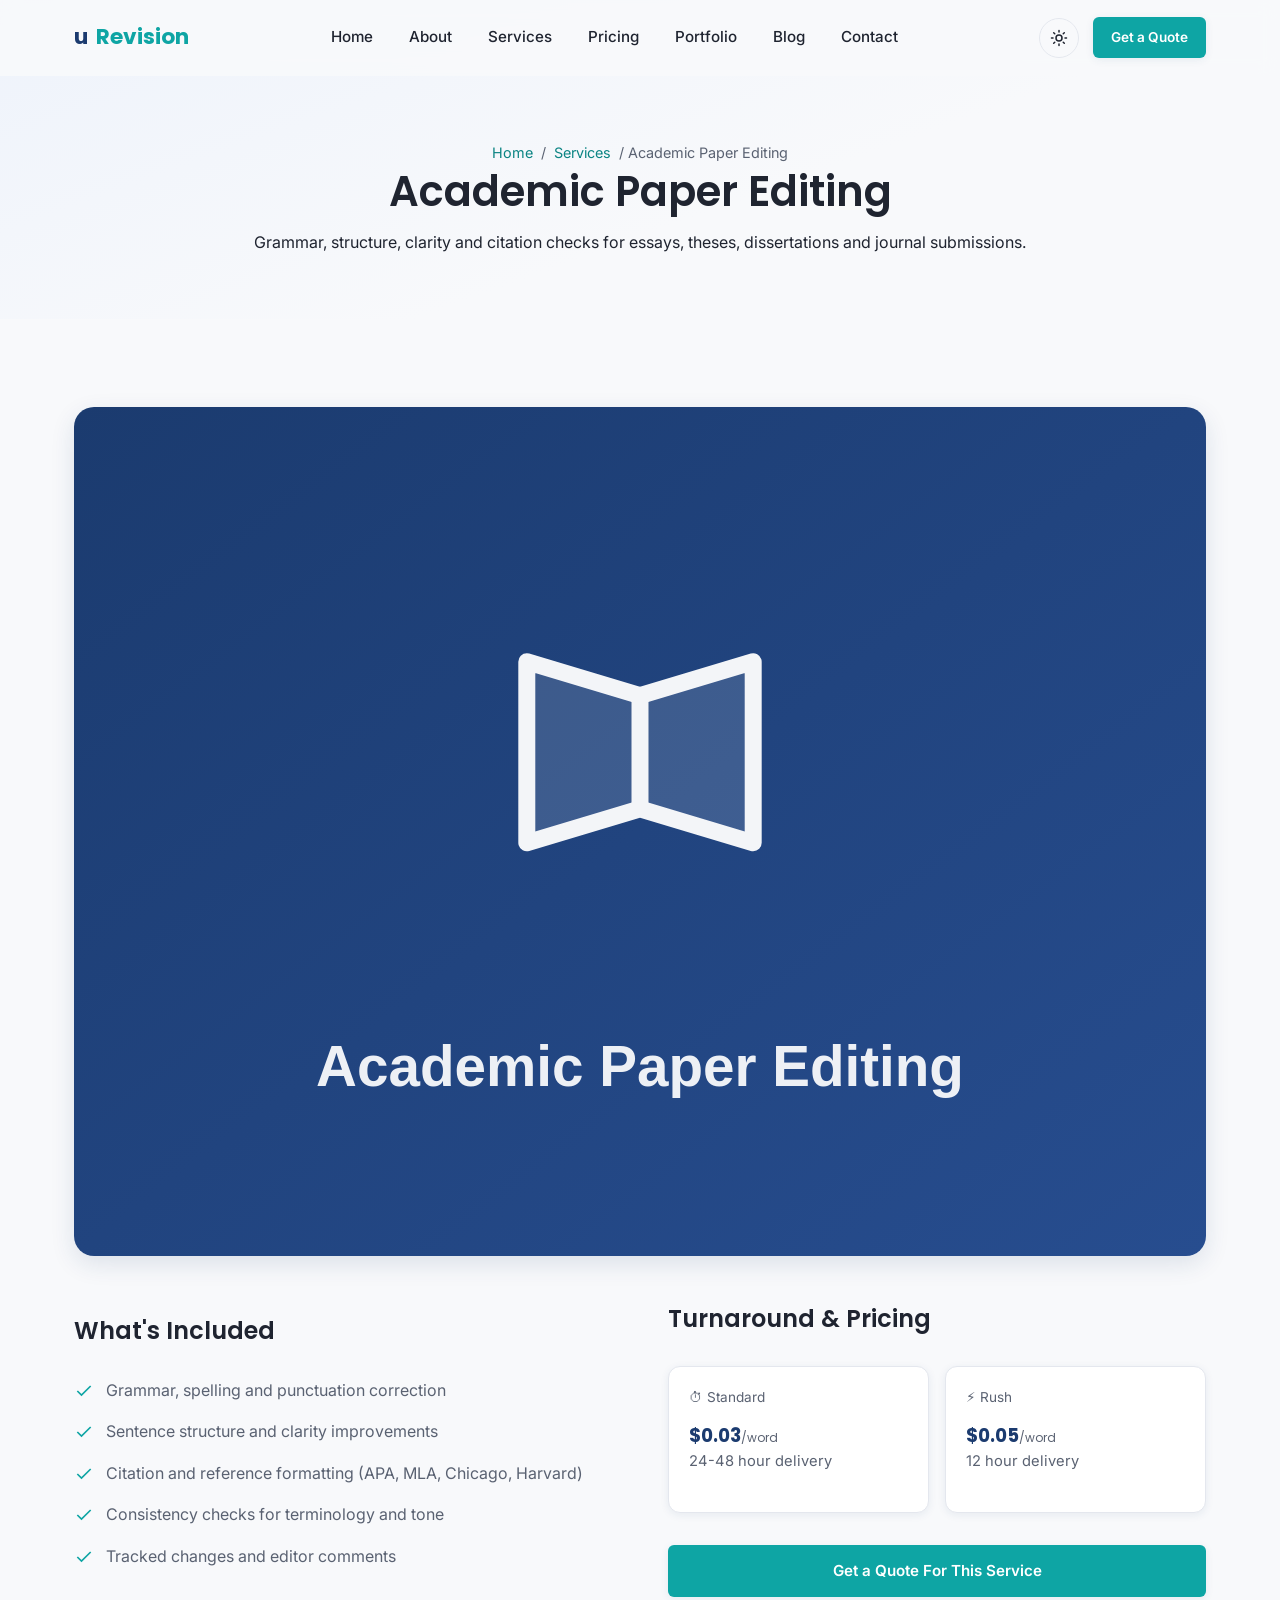
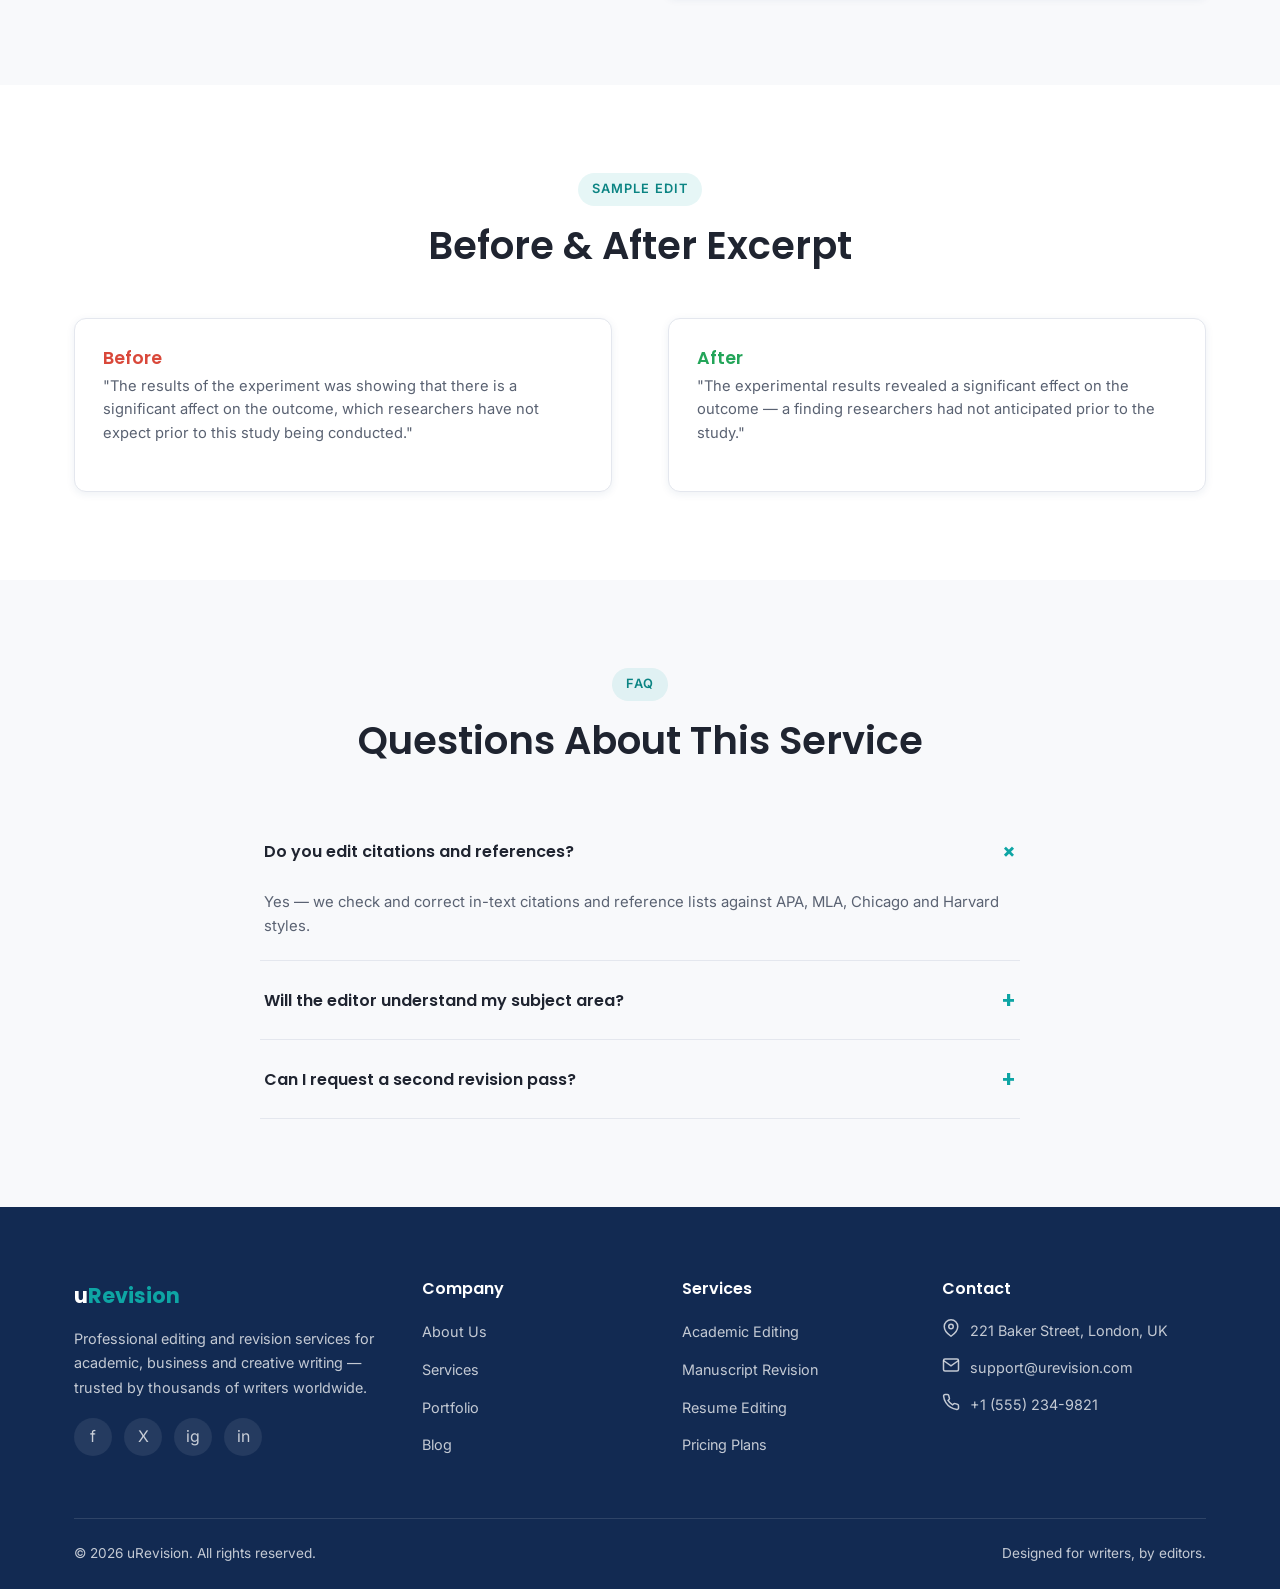
<file: service-details.html>
<!DOCTYPE html>
<html lang="en">
<head>
<meta charset="UTF-8">
<meta name="viewport" content="width=device-width, initial-scale=1.0">
<title>Academic Paper Editing | uRevision</title>
<meta name="description" content="Detailed overview of uRevision's Academic Paper Editing service — scope, pricing tiers, sample edits and FAQs.">
<link rel="icon" type="image/svg+xml" href="assets/favicon.svg">
<link rel="preconnect" href="https://fonts.googleapis.com">
<link href="https://fonts.googleapis.com/css2?family=Poppins:wght@600;700&family=Inter:wght@400;500;600&display=swap" rel="stylesheet">
<link rel="stylesheet" href="css/style.css">
<link rel="stylesheet" href="css/responsive.css">
<link rel="stylesheet" href="css/animation.css">
</head>
<body>

<header class="site-header">
  <div class="container navbar">
    <a href="index.html" class="logo">u<span>Revision</span></a>
    <nav class="nav-links" id="navLinks">
      <a href="index.html">Home</a>
      <a href="about.html">About</a>
      <a href="services.html">Services</a>
      <a href="pricing.html">Pricing</a>
      <a href="portfolio.html">Portfolio</a>
      <a href="blog.html">Blog</a>
      <a href="contact.html">Contact</a>
    </nav>
    <div class="nav-actions">
      <button class="theme-toggle" aria-label="Toggle dark mode">
        <svg class="icon-sun" viewBox="0 0 24 24" width="18" height="18" fill="none" stroke="currentColor" stroke-width="2" stroke-linecap="round" stroke-linejoin="round"><circle cx="12" cy="12" r="4"/><path d="M12 2v2M12 20v2M4.93 4.93l1.41 1.41M17.66 17.66l1.41 1.41M2 12h2M20 12h2M4.93 19.07l1.41-1.41M17.66 6.34l1.41-1.41"/></svg>
        <svg class="icon-moon" viewBox="0 0 24 24" width="18" height="18" fill="none" stroke="currentColor" stroke-width="2" stroke-linecap="round" stroke-linejoin="round"><path d="M21 12.79A9 9 0 1 1 11.21 3 7 7 0 0 0 21 12.79z"/></svg>
      </button>
      <a href="order.html" class="btn btn-primary btn-sm">Get a Quote</a>
      <button class="hamburger" aria-label="Toggle menu" aria-expanded="false">
        <span></span><span></span><span></span>
      </button>
    </div>
  </div>
</header>

<main>

  <section class="page-banner">
    <div class="container">
      <div class="breadcrumb"><a href="index.html">Home</a> / <a href="services.html">Services</a> / Academic Paper Editing</div>
      <h1>Academic Paper Editing</h1>
      <p>Grammar, structure, clarity and citation checks for essays, theses, dissertations and journal submissions.</p>
    </div>
  </section>

  <section>
    <div class="container">
      <img src="images/service-academic.svg" alt="Academic paper editing banner" style="border-radius: var(--radius-lg); box-shadow: var(--shadow-md); margin-bottom: 48px;">

      <div class="two-col">
        <div class="reveal">
          <h2 class="mb-32">What's Included</h2>
          <ul class="value-list">
            <li><svg viewBox="0 0 24 24" width="20" height="20" fill="none" stroke="currentColor" stroke-width="2"><polyline points="20 6 9 17 4 12"/></svg> Grammar, spelling and punctuation correction</li>
            <li><svg viewBox="0 0 24 24" width="20" height="20" fill="none" stroke="currentColor" stroke-width="2"><polyline points="20 6 9 17 4 12"/></svg> Sentence structure and clarity improvements</li>
            <li><svg viewBox="0 0 24 24" width="20" height="20" fill="none" stroke="currentColor" stroke-width="2"><polyline points="20 6 9 17 4 12"/></svg> Citation and reference formatting (APA, MLA, Chicago, Harvard)</li>
            <li><svg viewBox="0 0 24 24" width="20" height="20" fill="none" stroke="currentColor" stroke-width="2"><polyline points="20 6 9 17 4 12"/></svg> Consistency checks for terminology and tone</li>
            <li><svg viewBox="0 0 24 24" width="20" height="20" fill="none" stroke="currentColor" stroke-width="2"><polyline points="20 6 9 17 4 12"/></svg> Tracked changes and editor comments</li>
          </ul>
        </div>
        <div class="reveal">
          <h2 class="mb-32">Turnaround &amp; Pricing</h2>
          <div class="grid grid-2" style="gap:16px;">
            <div class="card" style="padding:20px;">
              <div class="card-meta"><span>⏱ Standard</span></div>
              <div class="price">$0.03<small>/word</small></div>
              <p class="card-desc">24-48 hour delivery</p>
            </div>
            <div class="card" style="padding:20px;">
              <div class="card-meta"><span>⚡ Rush</span></div>
              <div class="price">$0.05<small>/word</small></div>
              <p class="card-desc">12 hour delivery</p>
            </div>
          </div>
          <a href="order.html" class="btn btn-primary btn-block mt-32">Get a Quote For This Service</a>
        </div>
      </div>
    </div>
  </section>

  <section class="bg-alt">
    <div class="container">
      <div class="section-header reveal">
        <span class="eyebrow">Sample Edit</span>
        <h2>Before &amp; After Excerpt</h2>
      </div>
      <div class="two-col">
        <div class="card reveal" style="padding:28px;">
          <h3 class="card-title" style="color:var(--color-danger);">Before</h3>
          <p class="card-desc">"The results of the experiment was showing that there is a significant affect on the outcome, which researchers have not expect prior to this study being conducted."</p>
        </div>
        <div class="card reveal" style="padding:28px;">
          <h3 class="card-title" style="color:var(--color-success);">After</h3>
          <p class="card-desc">"The experimental results revealed a significant effect on the outcome — a finding researchers had not anticipated prior to the study."</p>
        </div>
      </div>
    </div>
  </section>

  <section>
    <div class="container">
      <div class="section-header reveal">
        <span class="eyebrow">FAQ</span>
        <h2>Questions About This Service</h2>
      </div>
      <div class="accordion reveal">
        <div class="accordion-item is-open">
          <button class="accordion-trigger" aria-expanded="true">Do you edit citations and references?<span class="plus">+</span></button>
          <div class="accordion-panel" style="max-height:200px;">
            <div class="accordion-panel-inner">Yes — we check and correct in-text citations and reference lists against APA, MLA, Chicago and Harvard styles.</div>
          </div>
        </div>
        <div class="accordion-item">
          <button class="accordion-trigger" aria-expanded="false">Will the editor understand my subject area?<span class="plus">+</span></button>
          <div class="accordion-panel">
            <div class="accordion-panel-inner">We match every academic paper with an editor who has subject-matter background in that discipline.</div>
          </div>
        </div>
        <div class="accordion-item">
          <button class="accordion-trigger" aria-expanded="false">Can I request a second revision pass?<span class="plus">+</span></button>
          <div class="accordion-panel">
            <div class="accordion-panel-inner">Yes, one follow-up revision is included on Standard orders, and unlimited rounds on our Premium plan.</div>
          </div>
        </div>
      </div>
    </div>
  </section>

</main>

<footer class="site-footer">
  <div class="container">
    <div class="footer-grid">
      <div class="footer-col">
        <a href="index.html" class="footer-logo">u<span>Revision</span></a>
        <p>Professional editing and revision services for academic, business and creative writing — trusted by thousands of writers worldwide.</p>
        <div class="social-links">
          <a href="#" aria-label="Facebook">f</a>
          <a href="#" aria-label="X / Twitter">X</a>
          <a href="#" aria-label="Instagram">ig</a>
          <a href="#" aria-label="LinkedIn">in</a>
        </div>
      </div>
      <div class="footer-col">
        <h4>Company</h4>
        <ul class="footer-links">
          <li><a href="about.html">About Us</a></li>
          <li><a href="services.html">Services</a></li>
          <li><a href="portfolio.html">Portfolio</a></li>
          <li><a href="blog.html">Blog</a></li>
        </ul>
      </div>
      <div class="footer-col">
        <h4>Services</h4>
        <ul class="footer-links">
          <li><a href="service-details.html">Academic Editing</a></li>
          <li><a href="service-details.html">Manuscript Revision</a></li>
          <li><a href="service-details.html">Resume Editing</a></li>
          <li><a href="pricing.html">Pricing Plans</a></li>
        </ul>
      </div>
      <div class="footer-col">
        <h4>Contact</h4>
        <ul class="footer-contact">
          <li><svg viewBox="0 0 24 24" width="18" height="18" fill="none" stroke="currentColor" stroke-width="2"><path d="M21 10c0 7-9 13-9 13s-9-6-9-13a9 9 0 0 1 18 0z"/><circle cx="12" cy="10" r="3"/></svg> 221 Baker Street, London, UK</li>
          <li><svg viewBox="0 0 24 24" width="18" height="18" fill="none" stroke="currentColor" stroke-width="2"><rect x="2" y="4" width="20" height="16" rx="2"/><polyline points="22,6 12,13 2,6"/></svg> support@urevision.com</li>
          <li><svg viewBox="0 0 24 24" width="18" height="18" fill="none" stroke="currentColor" stroke-width="2"><path d="M22 16.92v3a2 2 0 0 1-2.18 2 19.79 19.79 0 0 1-8.63-3.07 19.5 19.5 0 0 1-6-6 19.79 19.79 0 0 1-3.07-8.67A2 2 0 0 1 4.11 2h3a2 2 0 0 1 2 1.72 12.84 12.84 0 0 0 .7 2.81 2 2 0 0 1-.45 2.11L8.09 9.91a16 16 0 0 0 6 6l1.27-1.27a2 2 0 0 1 2.11-.45 12.84 12.84 0 0 0 2.81.7A2 2 0 0 1 22 16.92z"/></svg> +1 (555) 234-9821</li>
        </ul>
      </div>
    </div>
    <div class="footer-bottom">
      <p>&copy; 2026 uRevision. All rights reserved.</p>
      <p>Designed for writers, by editors.</p>
    </div>
  </div>
</footer>

<button class="scroll-top" aria-label="Scroll to top">
  <svg viewBox="0 0 24 24" width="20" height="20" fill="none" stroke="currentColor" stroke-width="2" stroke-linecap="round" stroke-linejoin="round"><line x1="12" y1="19" x2="12" y2="5"/><polyline points="5 12 12 5 19 12"/></svg>
</button>

<script src="js/script.js"></script>
<script src="js/slider.js"></script>
<script src="js/gallery.js"></script>
<script src="js/validation.js"></script>
</body>
</html>
</file>
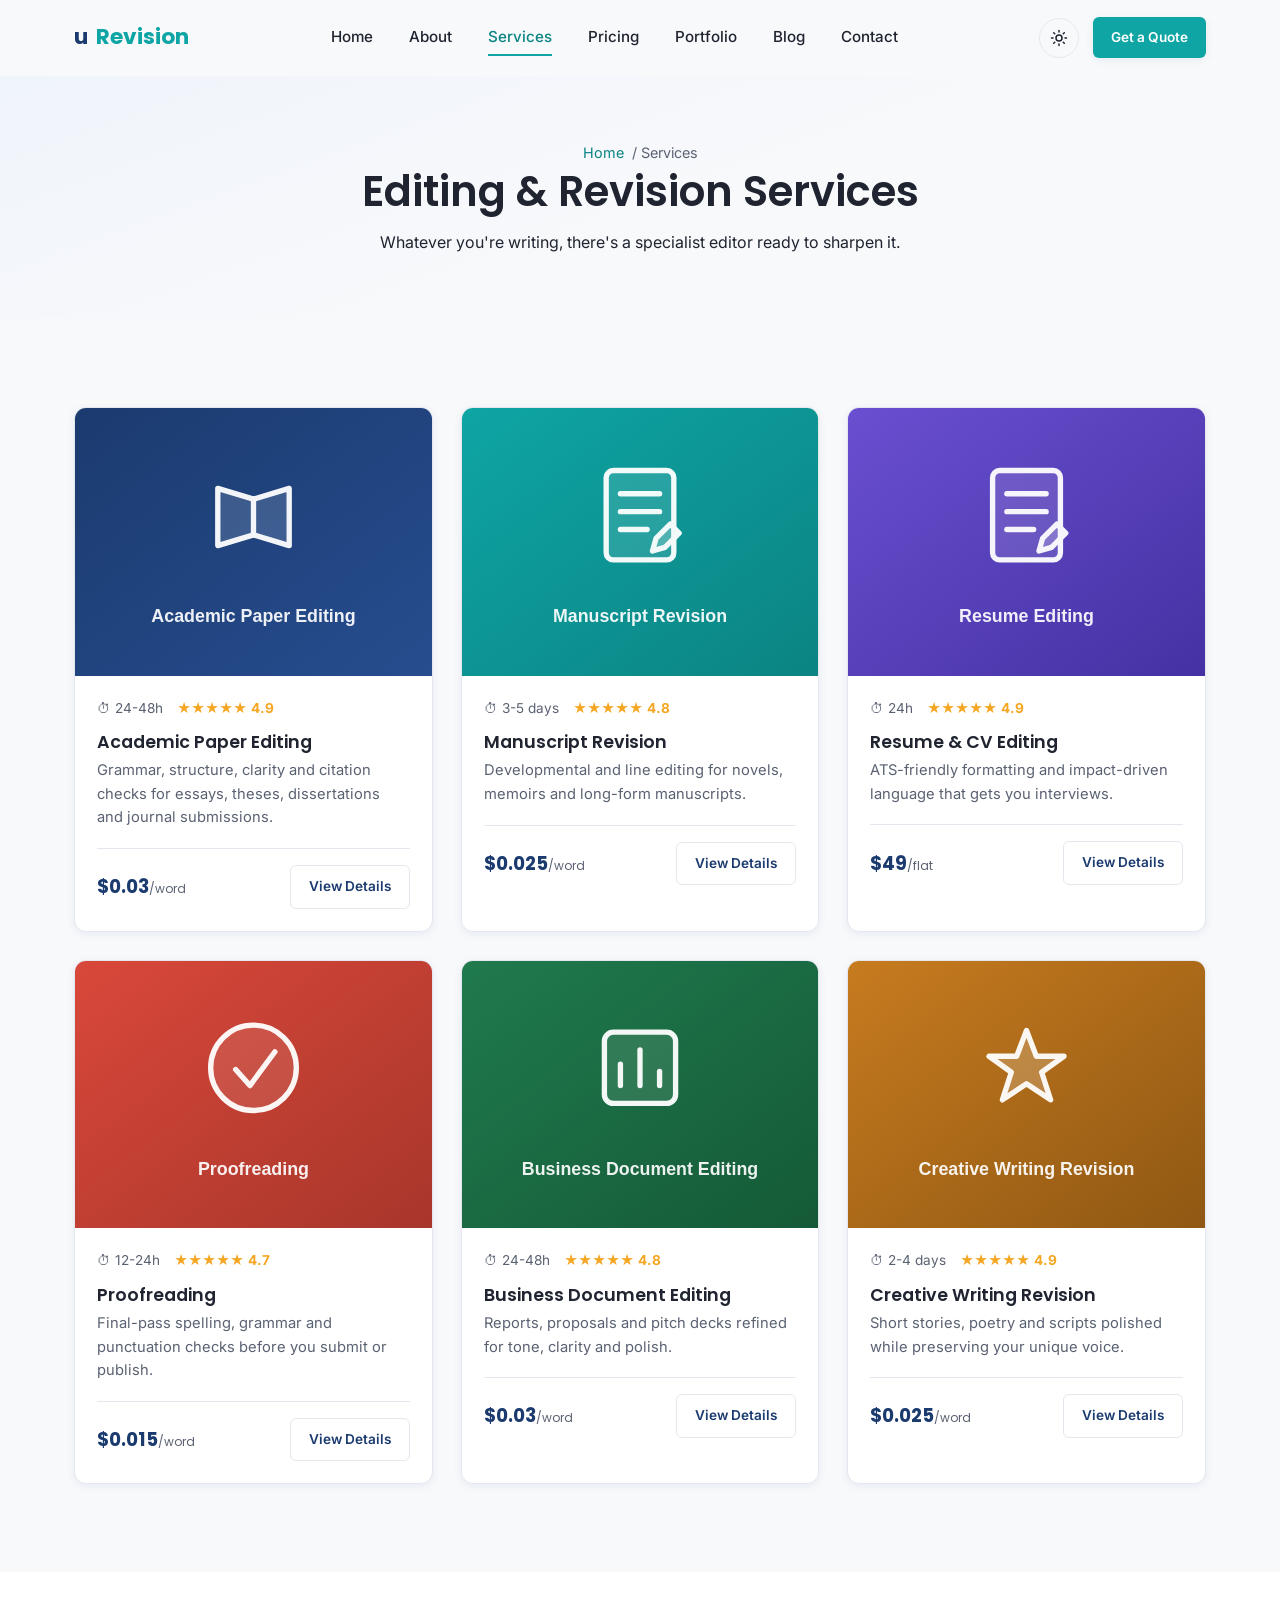
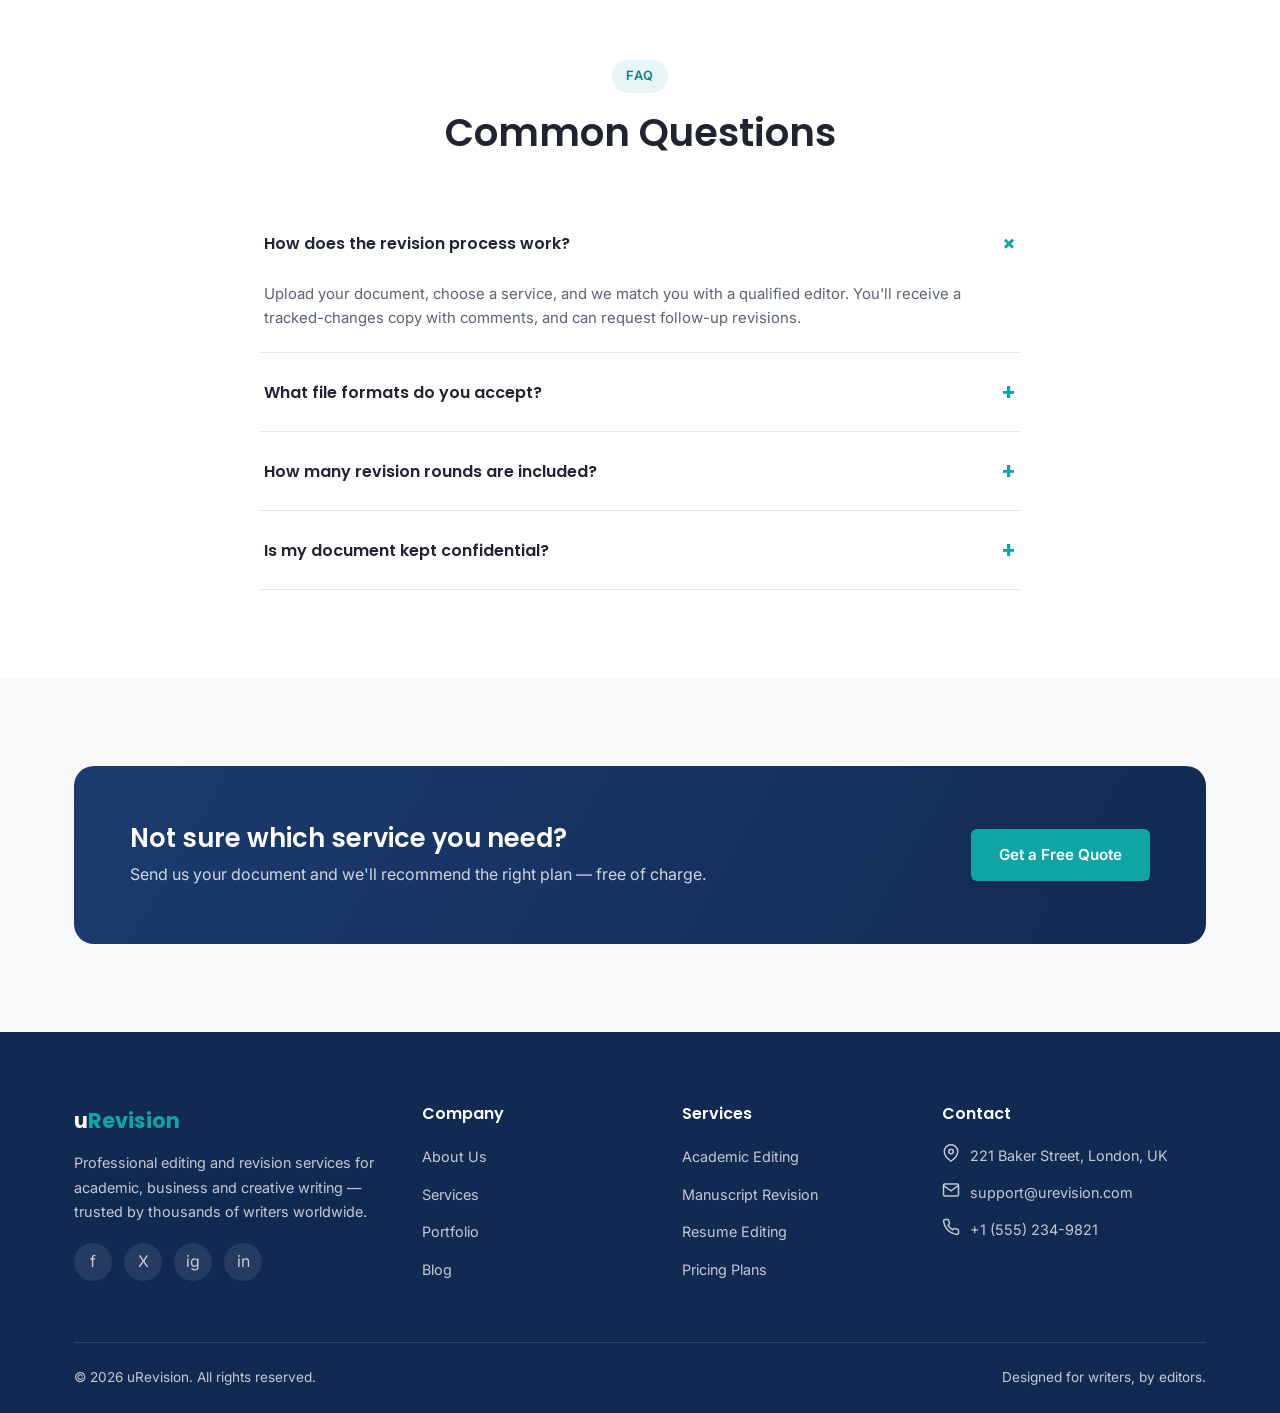
<file: services.html>
<!DOCTYPE html>
<html lang="en">
<head>
<meta charset="UTF-8">
<meta name="viewport" content="width=device-width, initial-scale=1.0">
<title>Services | uRevision</title>
<meta name="description" content="Explore uRevision's full range of editing and revision services — academic, manuscript, resume, business and creative writing.">
<link rel="icon" type="image/svg+xml" href="assets/favicon.svg">
<link rel="preconnect" href="https://fonts.googleapis.com">
<link href="https://fonts.googleapis.com/css2?family=Poppins:wght@600;700&family=Inter:wght@400;500;600&display=swap" rel="stylesheet">
<link rel="stylesheet" href="css/style.css">
<link rel="stylesheet" href="css/responsive.css">
<link rel="stylesheet" href="css/animation.css">
</head>
<body>

<header class="site-header">
  <div class="container navbar">
    <a href="index.html" class="logo">u<span>Revision</span></a>
    <nav class="nav-links" id="navLinks">
      <a href="index.html">Home</a>
      <a href="about.html">About</a>
      <a href="services.html">Services</a>
      <a href="pricing.html">Pricing</a>
      <a href="portfolio.html">Portfolio</a>
      <a href="blog.html">Blog</a>
      <a href="contact.html">Contact</a>
    </nav>
    <div class="nav-actions">
      <button class="theme-toggle" aria-label="Toggle dark mode">
        <svg class="icon-sun" viewBox="0 0 24 24" width="18" height="18" fill="none" stroke="currentColor" stroke-width="2" stroke-linecap="round" stroke-linejoin="round"><circle cx="12" cy="12" r="4"/><path d="M12 2v2M12 20v2M4.93 4.93l1.41 1.41M17.66 17.66l1.41 1.41M2 12h2M20 12h2M4.93 19.07l1.41-1.41M17.66 6.34l1.41-1.41"/></svg>
        <svg class="icon-moon" viewBox="0 0 24 24" width="18" height="18" fill="none" stroke="currentColor" stroke-width="2" stroke-linecap="round" stroke-linejoin="round"><path d="M21 12.79A9 9 0 1 1 11.21 3 7 7 0 0 0 21 12.79z"/></svg>
      </button>
      <a href="order.html" class="btn btn-primary btn-sm">Get a Quote</a>
      <button class="hamburger" aria-label="Toggle menu" aria-expanded="false">
        <span></span><span></span><span></span>
      </button>
    </div>
  </div>
</header>

<main>

  <section class="page-banner">
    <div class="container">
      <div class="breadcrumb"><a href="index.html">Home</a> / Services</div>
      <h1>Editing &amp; Revision Services</h1>
      <p>Whatever you're writing, there's a specialist editor ready to sharpen it.</p>
    </div>
  </section>

  <section>
    <div class="container">
      <div class="grid grid-3">
        <article class="card reveal">
          <div class="card-media"><img src="images/service-academic.svg" alt="Academic paper editing"></div>
          <div class="card-body">
            <div class="card-meta"><span>⏱ 24-48h</span><span class="rating">★★★★★ <strong>4.9</strong></span></div>
            <h3 class="card-title">Academic Paper Editing</h3>
            <p class="card-desc">Grammar, structure, clarity and citation checks for essays, theses, dissertations and journal submissions.</p>
            <div class="card-footer">
              <span class="price">$0.03<small>/word</small></span>
              <a href="service-details.html" class="btn btn-outline btn-sm">View Details</a>
            </div>
          </div>
        </article>
        <article class="card reveal">
          <div class="card-media"><img src="images/service-manuscript.svg" alt="Manuscript revision"></div>
          <div class="card-body">
            <div class="card-meta"><span>⏱ 3-5 days</span><span class="rating">★★★★★ <strong>4.8</strong></span></div>
            <h3 class="card-title">Manuscript Revision</h3>
            <p class="card-desc">Developmental and line editing for novels, memoirs and long-form manuscripts.</p>
            <div class="card-footer">
              <span class="price">$0.025<small>/word</small></span>
              <a href="service-details.html" class="btn btn-outline btn-sm">View Details</a>
            </div>
          </div>
        </article>
        <article class="card reveal">
          <div class="card-media"><img src="images/service-resume.svg" alt="Resume editing"></div>
          <div class="card-body">
            <div class="card-meta"><span>⏱ 24h</span><span class="rating">★★★★★ <strong>4.9</strong></span></div>
            <h3 class="card-title">Resume &amp; CV Editing</h3>
            <p class="card-desc">ATS-friendly formatting and impact-driven language that gets you interviews.</p>
            <div class="card-footer">
              <span class="price">$49<small>/flat</small></span>
              <a href="service-details.html" class="btn btn-outline btn-sm">View Details</a>
            </div>
          </div>
        </article>
        <article class="card reveal">
          <div class="card-media"><img src="images/service-proofreading.svg" alt="Proofreading service"></div>
          <div class="card-body">
            <div class="card-meta"><span>⏱ 12-24h</span><span class="rating">★★★★★ <strong>4.7</strong></span></div>
            <h3 class="card-title">Proofreading</h3>
            <p class="card-desc">Final-pass spelling, grammar and punctuation checks before you submit or publish.</p>
            <div class="card-footer">
              <span class="price">$0.015<small>/word</small></span>
              <a href="service-details.html" class="btn btn-outline btn-sm">View Details</a>
            </div>
          </div>
        </article>
        <article class="card reveal">
          <div class="card-media"><img src="images/service-business.svg" alt="Business document editing"></div>
          <div class="card-body">
            <div class="card-meta"><span>⏱ 24-48h</span><span class="rating">★★★★★ <strong>4.8</strong></span></div>
            <h3 class="card-title">Business Document Editing</h3>
            <p class="card-desc">Reports, proposals and pitch decks refined for tone, clarity and polish.</p>
            <div class="card-footer">
              <span class="price">$0.03<small>/word</small></span>
              <a href="service-details.html" class="btn btn-outline btn-sm">View Details</a>
            </div>
          </div>
        </article>
        <article class="card reveal">
          <div class="card-media"><img src="images/service-creative.svg" alt="Creative writing revision"></div>
          <div class="card-body">
            <div class="card-meta"><span>⏱ 2-4 days</span><span class="rating">★★★★★ <strong>4.9</strong></span></div>
            <h3 class="card-title">Creative Writing Revision</h3>
            <p class="card-desc">Short stories, poetry and scripts polished while preserving your unique voice.</p>
            <div class="card-footer">
              <span class="price">$0.025<small>/word</small></span>
              <a href="service-details.html" class="btn btn-outline btn-sm">View Details</a>
            </div>
          </div>
        </article>
      </div>
    </div>
  </section>

  <section class="bg-alt">
    <div class="container">
      <div class="section-header reveal">
        <span class="eyebrow">FAQ</span>
        <h2>Common Questions</h2>
      </div>
      <div class="accordion reveal">
        <div class="accordion-item is-open">
          <button class="accordion-trigger" aria-expanded="true">How does the revision process work?<span class="plus">+</span></button>
          <div class="accordion-panel" style="max-height:200px;">
            <div class="accordion-panel-inner">Upload your document, choose a service, and we match you with a qualified editor. You'll receive a tracked-changes copy with comments, and can request follow-up revisions.</div>
          </div>
        </div>
        <div class="accordion-item">
          <button class="accordion-trigger" aria-expanded="false">What file formats do you accept?<span class="plus">+</span></button>
          <div class="accordion-panel">
            <div class="accordion-panel-inner">We accept .doc, .docx, .pdf, .txt, .rtf and .odt files up to 15MB.</div>
          </div>
        </div>
        <div class="accordion-item">
          <button class="accordion-trigger" aria-expanded="false">How many revision rounds are included?<span class="plus">+</span></button>
          <div class="accordion-panel">
            <div class="accordion-panel-inner">Essential and Professional plans include one follow-up revision; Premium includes unlimited rounds until you're satisfied.</div>
          </div>
        </div>
        <div class="accordion-item">
          <button class="accordion-trigger" aria-expanded="false">Is my document kept confidential?<span class="plus">+</span></button>
          <div class="accordion-panel">
            <div class="accordion-panel-inner">Yes. All documents are encrypted in transit and at rest, and are never shared outside your assigned editing team.</div>
          </div>
        </div>
      </div>
    </div>
  </section>

  <section>
    <div class="container">
      <div class="newsletter reveal">
        <div>
          <h2>Not sure which service you need?</h2>
          <p>Send us your document and we'll recommend the right plan — free of charge.</p>
        </div>
        <div>
          <a href="order.html" class="btn btn-primary">Get a Free Quote</a>
        </div>
      </div>
    </div>
  </section>

</main>

<footer class="site-footer">
  <div class="container">
    <div class="footer-grid">
      <div class="footer-col">
        <a href="index.html" class="footer-logo">u<span>Revision</span></a>
        <p>Professional editing and revision services for academic, business and creative writing — trusted by thousands of writers worldwide.</p>
        <div class="social-links">
          <a href="#" aria-label="Facebook">f</a>
          <a href="#" aria-label="X / Twitter">X</a>
          <a href="#" aria-label="Instagram">ig</a>
          <a href="#" aria-label="LinkedIn">in</a>
        </div>
      </div>
      <div class="footer-col">
        <h4>Company</h4>
        <ul class="footer-links">
          <li><a href="about.html">About Us</a></li>
          <li><a href="services.html">Services</a></li>
          <li><a href="portfolio.html">Portfolio</a></li>
          <li><a href="blog.html">Blog</a></li>
        </ul>
      </div>
      <div class="footer-col">
        <h4>Services</h4>
        <ul class="footer-links">
          <li><a href="service-details.html">Academic Editing</a></li>
          <li><a href="service-details.html">Manuscript Revision</a></li>
          <li><a href="service-details.html">Resume Editing</a></li>
          <li><a href="pricing.html">Pricing Plans</a></li>
        </ul>
      </div>
      <div class="footer-col">
        <h4>Contact</h4>
        <ul class="footer-contact">
          <li><svg viewBox="0 0 24 24" width="18" height="18" fill="none" stroke="currentColor" stroke-width="2"><path d="M21 10c0 7-9 13-9 13s-9-6-9-13a9 9 0 0 1 18 0z"/><circle cx="12" cy="10" r="3"/></svg> 221 Baker Street, London, UK</li>
          <li><svg viewBox="0 0 24 24" width="18" height="18" fill="none" stroke="currentColor" stroke-width="2"><rect x="2" y="4" width="20" height="16" rx="2"/><polyline points="22,6 12,13 2,6"/></svg> support@urevision.com</li>
          <li><svg viewBox="0 0 24 24" width="18" height="18" fill="none" stroke="currentColor" stroke-width="2"><path d="M22 16.92v3a2 2 0 0 1-2.18 2 19.79 19.79 0 0 1-8.63-3.07 19.5 19.5 0 0 1-6-6 19.79 19.79 0 0 1-3.07-8.67A2 2 0 0 1 4.11 2h3a2 2 0 0 1 2 1.72 12.84 12.84 0 0 0 .7 2.81 2 2 0 0 1-.45 2.11L8.09 9.91a16 16 0 0 0 6 6l1.27-1.27a2 2 0 0 1 2.11-.45 12.84 12.84 0 0 0 2.81.7A2 2 0 0 1 22 16.92z"/></svg> +1 (555) 234-9821</li>
        </ul>
      </div>
    </div>
    <div class="footer-bottom">
      <p>&copy; 2026 uRevision. All rights reserved.</p>
      <p>Designed for writers, by editors.</p>
    </div>
  </div>
</footer>

<button class="scroll-top" aria-label="Scroll to top">
  <svg viewBox="0 0 24 24" width="20" height="20" fill="none" stroke="currentColor" stroke-width="2" stroke-linecap="round" stroke-linejoin="round"><line x1="12" y1="19" x2="12" y2="5"/><polyline points="5 12 12 5 19 12"/></svg>
</button>

<script src="js/script.js"></script>
<script src="js/slider.js"></script>
<script src="js/gallery.js"></script>
<script src="js/validation.js"></script>
</body>
</html>
</file>
<file: css/style.css>
/* ==========================================================================
   uRevision-style Editing & Revision Services — Base Stylesheet
   ========================================================================== */

:root {
  --color-primary: #1b3b6f;
  --color-primary-dark: #122a52;
  --color-accent: #0ea5a4;
  --color-accent-dark: #0b8483;
  --color-bg: #f8f9fb;
  --color-surface: #ffffff;
  --color-text: #1f2430;
  --color-text-muted: #5a6272;
  --color-border: #e4e7ee;
  --color-star: #f5a623;
  --color-danger: #d9483a;
  --color-success: #23a559;

  --font-heading: 'Poppins', 'Segoe UI', system-ui, -apple-system, sans-serif;
  --font-body: 'Inter', 'Segoe UI', system-ui, -apple-system, sans-serif;

  --radius-sm: 6px;
  --radius-md: 12px;
  --radius-lg: 20px;

  --shadow-sm: 0 2px 8px rgba(27, 59, 111, 0.08);
  --shadow-md: 0 8px 24px rgba(27, 59, 111, 0.12);
  --shadow-lg: 0 16px 40px rgba(27, 59, 111, 0.16);

  --container-width: 1180px;
  --header-height: 76px;
  --transition-fast: 0.2s ease;
  --transition-med: 0.35s ease;
}

[data-theme='dark'] {
  --color-bg: #0f1420;
  --color-surface: #161d2b;
  --color-text: #eef1f7;
  --color-text-muted: #a3aab8;
  --color-border: #262f42;
  --shadow-sm: 0 2px 8px rgba(0, 0, 0, 0.35);
  --shadow-md: 0 8px 24px rgba(0, 0, 0, 0.4);
  --shadow-lg: 0 16px 40px rgba(0, 0, 0, 0.5);
}

/* ---------- Reset ---------- */
*,
*::before,
*::after {
  box-sizing: border-box;
  margin: 0;
  padding: 0;
}

html {
  scroll-behavior: smooth;
  font-size: 16px;
}

body {
  font-family: var(--font-body);
  color: var(--color-text);
  background: var(--color-bg);
  line-height: 1.6;
  overflow-x: hidden;
  transition: background var(--transition-med), color var(--transition-med);
}

img {
  max-width: 100%;
  display: block;
}

a {
  text-decoration: none;
  color: inherit;
}

ul {
  list-style: none;
}

button {
  font-family: inherit;
  cursor: pointer;
  border: none;
  background: none;
}

input,
textarea,
select {
  font-family: inherit;
  font-size: 1rem;
}

h1, h2, h3, h4 {
  font-family: var(--font-heading);
  color: var(--color-text);
  line-height: 1.25;
  font-weight: 600;
}

.container {
  width: 100%;
  max-width: var(--container-width);
  margin: 0 auto;
  padding: 0 24px;
}

section {
  padding: 88px 0;
}

.section-header {
  text-align: center;
  max-width: 640px;
  margin: 0 auto 48px;
}

.eyebrow {
  display: inline-block;
  color: var(--color-accent-dark);
  background: rgba(14, 165, 164, 0.1);
  font-weight: 600;
  font-size: 0.8rem;
  letter-spacing: 0.08em;
  text-transform: uppercase;
  padding: 6px 14px;
  border-radius: 999px;
  margin-bottom: 16px;
}

.section-header h2 {
  font-size: clamp(1.6rem, 3vw, 2.4rem);
  margin-bottom: 12px;
}

.section-header p {
  color: var(--color-text-muted);
}

.bg-alt {
  background: var(--color-surface);
}

/* ---------- Buttons ---------- */
.btn {
  display: inline-flex;
  align-items: center;
  justify-content: center;
  gap: 8px;
  padding: 14px 28px;
  border-radius: var(--radius-sm);
  font-weight: 600;
  font-size: 0.95rem;
  transition: transform var(--transition-fast), box-shadow var(--transition-fast), background var(--transition-fast), color var(--transition-fast);
  white-space: nowrap;
}

.btn-primary {
  background: var(--color-accent);
  color: #fff;
  box-shadow: var(--shadow-sm);
}

.btn-primary:hover {
  background: var(--color-accent-dark);
  transform: translateY(-2px);
  box-shadow: var(--shadow-md);
}

.btn-outline {
  background: transparent;
  color: var(--color-primary);
  border: 1.5px solid var(--color-border);
}

[data-theme='dark'] .btn-outline {
  color: #fff;
}

.btn-outline:hover {
  border-color: var(--color-accent);
  color: var(--color-accent-dark);
  transform: translateY(-2px);
}

.btn-block {
  width: 100%;
}

.btn-sm {
  padding: 10px 18px;
  font-size: 0.85rem;
}

/* ---------- Header / Nav ---------- */
.site-header {
  position: fixed;
  top: 0;
  left: 0;
  width: 100%;
  height: var(--header-height);
  display: flex;
  align-items: center;
  z-index: 1000;
  background: rgba(248, 249, 251, 0.85);
  backdrop-filter: blur(10px);
  border-bottom: 1px solid transparent;
  transition: background var(--transition-med), box-shadow var(--transition-med), border-color var(--transition-med);
}

[data-theme='dark'] .site-header {
  background: rgba(15, 20, 32, 0.85);
}

.site-header.is-scrolled {
  box-shadow: var(--shadow-sm);
  border-bottom-color: var(--color-border);
}

.navbar {
  display: flex;
  align-items: center;
  justify-content: space-between;
  width: 100%;
}

.logo {
  font-family: var(--font-heading);
  font-weight: 700;
  font-size: 1.35rem;
  color: var(--color-primary);
  display: flex;
  align-items: center;
  gap: 8px;
}

[data-theme='dark'] .logo {
  color: #fff;
}

.logo span {
  color: var(--color-accent);
}

.nav-links {
  display: flex;
  align-items: center;
  gap: 36px;
}

.nav-links a {
  font-weight: 500;
  font-size: 0.95rem;
  color: var(--color-text);
  position: relative;
  padding: 6px 0;
}

.nav-links a::after {
  content: '';
  position: absolute;
  left: 0;
  bottom: 0;
  height: 2px;
  width: 0;
  background: var(--color-accent);
  transition: width var(--transition-fast);
}

.nav-links a:hover::after,
.nav-links a.active::after {
  width: 100%;
}

.nav-links a.active {
  color: var(--color-accent-dark);
}

.nav-actions {
  display: flex;
  align-items: center;
  gap: 14px;
}

.theme-toggle {
  width: 40px;
  height: 40px;
  border-radius: 50%;
  display: flex;
  align-items: center;
  justify-content: center;
  color: var(--color-text);
  border: 1px solid var(--color-border);
  transition: background var(--transition-fast);
}

.theme-toggle:hover {
  background: var(--color-border);
}

.theme-toggle .icon-moon { display: none; }
[data-theme='dark'] .theme-toggle .icon-sun { display: none; }
[data-theme='dark'] .theme-toggle .icon-moon { display: block; }

.hamburger {
  display: none;
  flex-direction: column;
  gap: 5px;
  width: 32px;
  height: 32px;
  align-items: center;
  justify-content: center;
}

.hamburger span {
  width: 24px;
  height: 2px;
  background: var(--color-text);
  transition: transform var(--transition-fast), opacity var(--transition-fast);
}

.hamburger.is-active span:nth-child(1) {
  transform: translateY(7px) rotate(45deg);
}

.hamburger.is-active span:nth-child(2) {
  opacity: 0;
}

.hamburger.is-active span:nth-child(3) {
  transform: translateY(-7px) rotate(-45deg);
}

/* ---------- Hero ---------- */
.hero {
  padding: calc(var(--header-height) + 72px) 0 96px;
  background: linear-gradient(160deg, #eef3fb 0%, #f8f9fb 55%, #eafbfa 100%);
}

[data-theme='dark'] .hero {
  background: linear-gradient(160deg, #121a2b 0%, #0f1420 60%);
}

.hero .container {
  display: grid;
  grid-template-columns: 1.05fr 0.95fr;
  gap: 56px;
  align-items: center;
}

.hero-content .eyebrow {
  background: rgba(27, 59, 111, 0.08);
  color: var(--color-primary);
}

.hero-content h1 {
  font-size: clamp(2.1rem, 4vw, 3.2rem);
  margin-bottom: 20px;
}

.hero-content h1 em {
  font-style: normal;
  color: var(--color-accent);
}

.hero-content p {
  color: var(--color-text-muted);
  font-size: 1.05rem;
  margin-bottom: 32px;
  max-width: 520px;
}

.hero-actions {
  display: flex;
  gap: 16px;
  margin-bottom: 40px;
  flex-wrap: wrap;
}

.hero-stats {
  display: flex;
  gap: 40px;
}

.hero-stats .stat-number {
  font-family: var(--font-heading);
  font-size: 1.8rem;
  font-weight: 700;
  color: var(--color-primary);
}

[data-theme='dark'] .hero-stats .stat-number {
  color: #fff;
}

.hero-stats .stat-label {
  font-size: 0.85rem;
  color: var(--color-text-muted);
}

.hero-media {
  position: relative;
}

.hero-media img {
  border-radius: var(--radius-lg);
  box-shadow: var(--shadow-lg);
}

.hero-badge {
  position: absolute;
  bottom: -24px;
  left: -24px;
  background: var(--color-surface);
  border-radius: var(--radius-md);
  box-shadow: var(--shadow-md);
  padding: 16px 20px;
  display: flex;
  align-items: center;
  gap: 12px;
}

.hero-badge .icon-circle {
  background: rgba(14, 165, 164, 0.12);
  color: var(--color-accent);
}

/* ---------- Icon circle ---------- */
.icon-circle {
  width: 52px;
  height: 52px;
  border-radius: 50%;
  display: flex;
  align-items: center;
  justify-content: center;
  flex-shrink: 0;
  color: var(--color-primary);
  background: rgba(27, 59, 111, 0.08);
}

.icon-circle svg {
  width: 24px;
  height: 24px;
}

/* ---------- Quote / Search bar ---------- */
.quote-bar {
  margin-top: -64px;
  position: relative;
  z-index: 10;
}

.quote-form {
  background: var(--color-surface);
  border-radius: var(--radius-lg);
  box-shadow: var(--shadow-lg);
  padding: 28px;
  display: grid;
  grid-template-columns: repeat(4, 1fr) auto;
  gap: 16px;
  align-items: end;
}

.form-field {
  display: flex;
  flex-direction: column;
  gap: 6px;
}

.form-field label {
  font-size: 0.8rem;
  font-weight: 600;
  color: var(--color-text-muted);
}

.form-field input,
.form-field select,
.form-field textarea {
  padding: 12px 14px;
  border-radius: var(--radius-sm);
  border: 1px solid var(--color-border);
  background: var(--color-bg);
  color: var(--color-text);
  width: 100%;
  transition: border-color var(--transition-fast);
}

.form-field input:focus,
.form-field select:focus,
.form-field textarea:focus {
  outline: none;
  border-color: var(--color-accent);
}

.form-field.has-error input,
.form-field.has-error select,
.form-field.has-error textarea {
  border-color: var(--color-danger);
}

.field-error {
  font-size: 0.78rem;
  color: var(--color-danger);
  min-height: 16px;
}

/* ---------- Cards grid ---------- */
.grid {
  display: grid;
  gap: 28px;
}

.grid-3 { grid-template-columns: repeat(3, 1fr); }
.grid-4 { grid-template-columns: repeat(4, 1fr); }
.grid-2 { grid-template-columns: repeat(2, 1fr); }

/* Destination-style / service cards */
.card {
  background: var(--color-surface);
  border-radius: var(--radius-md);
  overflow: hidden;
  box-shadow: var(--shadow-sm);
  transition: transform var(--transition-med), box-shadow var(--transition-med);
  border: 1px solid var(--color-border);
}

.card:hover {
  transform: translateY(-6px);
  box-shadow: var(--shadow-md);
}

.card-media {
  position: relative;
  aspect-ratio: 4 / 3;
  overflow: hidden;
}

.card-media img {
  width: 100%;
  height: 100%;
  object-fit: cover;
  transition: transform var(--transition-med);
}

.card:hover .card-media img {
  transform: scale(1.06);
}

.card-badge {
  position: absolute;
  top: 14px;
  left: 14px;
  background: var(--color-accent);
  color: #fff;
  font-size: 0.75rem;
  font-weight: 600;
  padding: 5px 12px;
  border-radius: 999px;
}

.card-body {
  padding: 22px;
}

.card-title {
  font-size: 1.1rem;
  margin-bottom: 6px;
}

.card-meta {
  display: flex;
  align-items: center;
  gap: 14px;
  font-size: 0.85rem;
  color: var(--color-text-muted);
  margin-bottom: 12px;
}

.rating {
  display: inline-flex;
  align-items: center;
  gap: 4px;
  color: var(--color-star);
  font-weight: 600;
  font-size: 0.85rem;
}

.card-desc {
  color: var(--color-text-muted);
  font-size: 0.92rem;
  margin-bottom: 18px;
}

.card-footer {
  display: flex;
  align-items: center;
  justify-content: space-between;
  padding-top: 16px;
  border-top: 1px solid var(--color-border);
}

.price {
  font-family: var(--font-heading);
  font-weight: 700;
  color: var(--color-primary);
  font-size: 1.15rem;
}

[data-theme='dark'] .price { color: #fff; }

.price small {
  font-weight: 400;
  font-size: 0.75rem;
  color: var(--color-text-muted);
}

/* ---------- Why choose us ---------- */
.feature-item {
  text-align: center;
  padding: 32px 20px;
}

.feature-item .icon-circle {
  margin: 0 auto 18px;
  width: 64px;
  height: 64px;
  background: rgba(14, 165, 164, 0.1);
  color: var(--color-accent);
}

.feature-item h3 {
  margin-bottom: 8px;
  font-size: 1.1rem;
}

.feature-item p {
  color: var(--color-text-muted);
  font-size: 0.92rem;
}

.counter-item {
  text-align: center;
}

.counter-number {
  font-family: var(--font-heading);
  font-size: 2.6rem;
  font-weight: 700;
  color: var(--color-primary);
}

[data-theme='dark'] .counter-number { color: #fff; }

.counter-label {
  color: var(--color-text-muted);
  font-size: 0.9rem;
  margin-top: 6px;
}

/* ---------- How it works ---------- */
.steps {
  display: grid;
  grid-template-columns: repeat(4, 1fr);
  gap: 28px;
  counter-reset: step;
}

.step-item {
  position: relative;
  padding: 32px 24px;
  background: var(--color-surface);
  border-radius: var(--radius-md);
  border: 1px solid var(--color-border);
}

.step-number {
  width: 44px;
  height: 44px;
  border-radius: 50%;
  background: var(--color-primary);
  color: #fff;
  display: flex;
  align-items: center;
  justify-content: center;
  font-family: var(--font-heading);
  font-weight: 700;
  margin-bottom: 18px;
}

.step-item h3 {
  font-size: 1.05rem;
  margin-bottom: 8px;
}

.step-item p {
  color: var(--color-text-muted);
  font-size: 0.9rem;
}

/* ---------- Testimonials ---------- */
.testimonial-slider {
  position: relative;
  max-width: 760px;
  margin: 0 auto;
  overflow: hidden;
}

.testimonial-track {
  display: flex;
  transition: transform var(--transition-med);
}

.testimonial-slide {
  flex: 0 0 100%;
  padding: 8px;
}

.testimonial-card {
  background: var(--color-surface);
  border-radius: var(--radius-lg);
  padding: 40px;
  text-align: center;
  box-shadow: var(--shadow-sm);
  border: 1px solid var(--color-border);
}

.testimonial-avatar {
  width: 68px;
  height: 68px;
  border-radius: 50%;
  margin: 0 auto 18px;
  overflow: hidden;
}

.testimonial-quote {
  font-size: 1.05rem;
  color: var(--color-text);
  margin-bottom: 20px;
}

.testimonial-name {
  font-weight: 700;
  font-family: var(--font-heading);
}

.testimonial-role {
  font-size: 0.85rem;
  color: var(--color-text-muted);
}

.slider-controls {
  display: flex;
  justify-content: center;
  gap: 16px;
  margin-top: 28px;
}

.slider-arrow {
  width: 44px;
  height: 44px;
  border-radius: 50%;
  border: 1px solid var(--color-border);
  display: flex;
  align-items: center;
  justify-content: center;
  transition: background var(--transition-fast), color var(--transition-fast);
}

.slider-arrow:hover {
  background: var(--color-accent);
  color: #fff;
  border-color: var(--color-accent);
}

.slider-dots {
  display: flex;
  gap: 8px;
  align-items: center;
}

.slider-dot {
  width: 9px;
  height: 9px;
  border-radius: 50%;
  background: var(--color-border);
  transition: background var(--transition-fast), transform var(--transition-fast);
}

.slider-dot.is-active {
  background: var(--color-accent);
  transform: scale(1.3);
}

/* ---------- Gallery / Portfolio ---------- */
.gallery-grid {
  display: grid;
  grid-template-columns: repeat(4, 1fr);
  gap: 18px;
}

.gallery-item {
  position: relative;
  border-radius: var(--radius-md);
  overflow: hidden;
  cursor: pointer;
  aspect-ratio: 1;
}

.gallery-item img {
  width: 100%;
  height: 100%;
  object-fit: cover;
  transition: transform var(--transition-med);
}

.gallery-item:hover img {
  transform: scale(1.08);
}

.gallery-overlay {
  position: absolute;
  inset: 0;
  background: rgba(27, 59, 111, 0.55);
  display: flex;
  align-items: center;
  justify-content: center;
  opacity: 0;
  transition: opacity var(--transition-fast);
  color: #fff;
}

.gallery-item:hover .gallery-overlay {
  opacity: 1;
}

.lightbox {
  position: fixed;
  inset: 0;
  background: rgba(10, 14, 22, 0.92);
  display: none;
  align-items: center;
  justify-content: center;
  z-index: 2000;
  padding: 40px;
}

.lightbox.is-open {
  display: flex;
}

.lightbox-content {
  position: relative;
  max-width: 900px;
  width: 100%;
}

.lightbox-content img {
  border-radius: var(--radius-md);
  max-height: 80vh;
  margin: 0 auto;
  width: auto;
}

.lightbox-caption {
  color: #fff;
  text-align: center;
  margin-top: 16px;
}

.lightbox-close,
.lightbox-nav {
  position: absolute;
  color: #fff;
  width: 48px;
  height: 48px;
  border-radius: 50%;
  display: flex;
  align-items: center;
  justify-content: center;
  background: rgba(255, 255, 255, 0.1);
  transition: background var(--transition-fast);
}

.lightbox-close:hover,
.lightbox-nav:hover {
  background: rgba(255, 255, 255, 0.25);
}

.lightbox-close {
  top: -60px;
  right: 0;
}

.lightbox-prev { left: -64px; top: 50%; transform: translateY(-50%); }
.lightbox-next { right: -64px; top: 50%; transform: translateY(-50%); }

/* ---------- FAQ Accordion ---------- */
.accordion {
  max-width: 760px;
  margin: 0 auto;
}

.accordion-item {
  border-bottom: 1px solid var(--color-border);
}

.accordion-trigger {
  width: 100%;
  display: flex;
  align-items: center;
  justify-content: space-between;
  padding: 22px 4px;
  text-align: left;
  font-family: var(--font-heading);
  font-weight: 600;
  font-size: 1rem;
  color: var(--color-text);
}

.accordion-trigger .plus {
  font-size: 1.4rem;
  color: var(--color-accent);
  transition: transform var(--transition-fast);
  flex-shrink: 0;
  margin-left: 16px;
}

.accordion-item.is-open .accordion-trigger .plus {
  transform: rotate(45deg);
}

.accordion-panel {
  max-height: 0;
  overflow: hidden;
  transition: max-height var(--transition-med);
}

.accordion-panel-inner {
  padding: 0 4px 22px;
  color: var(--color-text-muted);
  font-size: 0.93rem;
}

/* ---------- Newsletter ---------- */
.newsletter {
  background: linear-gradient(120deg, var(--color-primary), var(--color-primary-dark));
  border-radius: var(--radius-lg);
  padding: 56px;
  color: #fff;
  display: flex;
  align-items: center;
  justify-content: space-between;
  gap: 32px;
  flex-wrap: wrap;
}

.newsletter h2 {
  color: #fff;
  font-size: 1.6rem;
  margin-bottom: 8px;
}

.newsletter p {
  color: rgba(255, 255, 255, 0.8);
}

.newsletter-form {
  display: flex;
  gap: 12px;
  flex: 1;
  max-width: 440px;
  min-width: 280px;
}

.newsletter-form input {
  flex: 1;
  padding: 14px 18px;
  border-radius: var(--radius-sm);
  border: none;
}

.form-message {
  margin-top: 12px;
  font-size: 0.88rem;
}

.form-message.success { color: var(--color-success); }
.form-message.error { color: var(--color-danger); }
.newsletter .form-message.success { color: #b6f5cf; }

/* ---------- Footer ---------- */
.site-footer {
  background: var(--color-primary-dark);
  color: rgba(255, 255, 255, 0.75);
  padding: 72px 0 0;
}

.footer-grid {
  display: grid;
  grid-template-columns: 1.4fr 1fr 1fr 1.2fr;
  gap: 40px;
  padding-bottom: 48px;
  border-bottom: 1px solid rgba(255, 255, 255, 0.12);
}

.footer-col h4 {
  color: #fff;
  font-size: 1rem;
  margin-bottom: 20px;
}

.footer-logo {
  color: #fff;
  font-family: var(--font-heading);
  font-weight: 700;
  font-size: 1.3rem;
  margin-bottom: 14px;
  display: block;
}

.footer-logo span { color: var(--color-accent); }

.footer-col p {
  font-size: 0.9rem;
  line-height: 1.7;
}

.footer-links li {
  margin-bottom: 12px;
}

.footer-links a {
  font-size: 0.9rem;
  transition: color var(--transition-fast);
}

.footer-links a:hover {
  color: #fff;
}

.footer-contact li {
  display: flex;
  gap: 10px;
  margin-bottom: 14px;
  font-size: 0.9rem;
  align-items: flex-start;
}

.social-links {
  display: flex;
  gap: 12px;
  margin-top: 18px;
}

.social-links a {
  width: 38px;
  height: 38px;
  border-radius: 50%;
  background: rgba(255, 255, 255, 0.08);
  display: flex;
  align-items: center;
  justify-content: center;
  transition: background var(--transition-fast), transform var(--transition-fast);
}

.social-links a:hover {
  background: var(--color-accent);
  transform: translateY(-3px);
}

.footer-bottom {
  padding: 24px 0;
  display: flex;
  justify-content: space-between;
  align-items: center;
  font-size: 0.85rem;
  flex-wrap: wrap;
  gap: 12px;
}

/* ---------- Scroll to top ---------- */
.scroll-top {
  position: fixed;
  bottom: 28px;
  right: 28px;
  width: 48px;
  height: 48px;
  border-radius: 50%;
  background: var(--color-primary);
  color: #fff;
  display: flex;
  align-items: center;
  justify-content: center;
  opacity: 0;
  visibility: hidden;
  transform: translateY(16px);
  transition: opacity var(--transition-fast), transform var(--transition-fast), visibility var(--transition-fast);
  box-shadow: var(--shadow-md);
  z-index: 900;
}

.scroll-top.is-visible {
  opacity: 1;
  visibility: visible;
  transform: translateY(0);
}

.scroll-top:hover {
  background: var(--color-accent);
}

/* ---------- Page banner (inner pages) ---------- */
.page-banner {
  padding: calc(var(--header-height) + 64px) 0 64px;
  background: linear-gradient(160deg, #eef3fb 0%, #f8f9fb 60%);
  text-align: center;
}

[data-theme='dark'] .page-banner {
  background: linear-gradient(160deg, #121a2b 0%, #0f1420 60%);
}

.page-banner h1 {
  font-size: clamp(1.8rem, 3.5vw, 2.6rem);
  margin-bottom: 12px;
}

.breadcrumb {
  display: inline-flex;
  gap: 8px;
  color: var(--color-text-muted);
  font-size: 0.9rem;
}

.breadcrumb a { color: var(--color-accent-dark); }

/* ---------- Utility ---------- */
.text-center { text-align: center; }
.mt-32 { margin-top: 32px; }
.mb-32 { margin-bottom: 32px; }

.two-col {
  display: grid;
  grid-template-columns: 1fr 1fr;
  gap: 56px;
  align-items: center;
}

.value-list li {
  display: flex;
  align-items: flex-start;
  gap: 12px;
  margin-bottom: 16px;
  color: var(--color-text-muted);
}

.value-list svg {
  color: var(--color-accent);
  flex-shrink: 0;
  margin-top: 3px;
}

.team-card {
  text-align: center;
}

.team-card .card-media {
  aspect-ratio: 1;
  border-radius: 50%;
  width: 140px;
  margin: 0 auto 18px;
}

.team-card h3 { font-size: 1.05rem; }
.team-card span {
  color: var(--color-accent-dark);
  font-size: 0.85rem;
  font-weight: 600;
}

/* Pricing */
.pricing-card {
  text-align: center;
  padding: 40px 32px;
  position: relative;
}

.pricing-card.is-featured {
  border-color: var(--color-accent);
  box-shadow: var(--shadow-md);
  transform: scale(1.03);
}

.pricing-card .price-amount {
  font-family: var(--font-heading);
  font-size: 2.4rem;
  font-weight: 700;
  color: var(--color-primary);
  margin: 16px 0;
}

[data-theme='dark'] .pricing-card .price-amount { color: #fff; }

.pricing-card .price-amount span {
  font-size: 0.95rem;
  color: var(--color-text-muted);
  font-weight: 400;
}

.pricing-features {
  text-align: left;
  margin: 24px 0 32px;
}

.pricing-features li {
  display: flex;
  gap: 10px;
  padding: 8px 0;
  color: var(--color-text-muted);
  font-size: 0.92rem;
}

.pricing-features svg { color: var(--color-success); flex-shrink: 0; }

/* Blog */
.blog-card .card-body { padding: 24px; }
.blog-meta {
  display: flex;
  gap: 16px;
  font-size: 0.82rem;
  color: var(--color-text-muted);
  margin-bottom: 10px;
}

/* Order / Contact forms */
.form-panel {
  background: var(--color-surface);
  border: 1px solid var(--color-border);
  border-radius: var(--radius-lg);
  padding: 40px;
  box-shadow: var(--shadow-sm);
}

.form-grid {
  display: grid;
  grid-template-columns: 1fr 1fr;
  gap: 20px;
}

.form-grid .full { grid-column: 1 / -1; }

.file-drop {
  border: 2px dashed var(--color-border);
  border-radius: var(--radius-md);
  padding: 32px;
  text-align: center;
  color: var(--color-text-muted);
  transition: border-color var(--transition-fast), background var(--transition-fast);
  cursor: pointer;
}

.file-drop.is-dragover {
  border-color: var(--color-accent);
  background: rgba(14, 165, 164, 0.06);
}

.file-drop input { display: none; }

.file-list {
  margin-top: 14px;
  text-align: left;
  font-size: 0.85rem;
}

.file-list li {
  display: flex;
  justify-content: space-between;
  padding: 6px 0;
  color: var(--color-text);
}

.info-card {
  display: flex;
  gap: 16px;
  padding: 20px 0;
  border-bottom: 1px solid var(--color-border);
}

.info-card:last-child { border-bottom: none; }

.map-embed {
  border-radius: var(--radius-lg);
  overflow: hidden;
  border: 1px solid var(--color-border);
  aspect-ratio: 16/9;
}

.map-embed iframe,
.map-placeholder {
  width: 100%;
  height: 100%;
  border: 0;
  display: flex;
  align-items: center;
  justify-content: center;
  background: var(--color-surface);
  color: var(--color-text-muted);
  flex-direction: column;
  gap: 8px;
}

/* Reveal animation hook (see animation.css) */
.reveal {
  opacity: 0;
  transform: translateY(24px);
}

.reveal.is-visible {
  opacity: 1;
  transform: translateY(0);
}
</file>
<file: css/responsive.css>
/* ==========================================================================
   Responsive breakpoints
   ========================================================================== */

@media (max-width: 1100px) {
  .grid-4 { grid-template-columns: repeat(3, 1fr); }
  .gallery-grid { grid-template-columns: repeat(3, 1fr); }
  .steps { grid-template-columns: repeat(2, 1fr); }
  .quote-form { grid-template-columns: repeat(2, 1fr); }
  .quote-form .btn { grid-column: 1 / -1; }
}

@media (max-width: 960px) {
  .hero .container {
    grid-template-columns: 1fr;
  }

  .hero-media { order: -1; }

  .hero-badge { left: 12px; bottom: -20px; }

  .two-col {
    grid-template-columns: 1fr;
    gap: 32px;
  }

  .footer-grid {
    grid-template-columns: 1fr 1fr;
  }
}

@media (max-width: 860px) {
  .nav-links {
    position: fixed;
    top: var(--header-height);
    left: 0;
    width: 100%;
    height: calc(100vh - var(--header-height));
    background: var(--color-surface);
    flex-direction: column;
    justify-content: flex-start;
    padding: 40px 24px;
    gap: 28px;
    transform: translateX(-100%);
    transition: transform var(--transition-med);
    overflow-y: auto;
  }

  .nav-links.is-open {
    transform: translateX(0);
  }

  .nav-links a {
    font-size: 1.1rem;
  }

  .hamburger {
    display: flex;
  }

  .grid-3, .grid-4 { grid-template-columns: repeat(2, 1fr); }
  .gallery-grid { grid-template-columns: repeat(2, 1fr); }
  .steps { grid-template-columns: 1fr; }
  .form-grid { grid-template-columns: 1fr; }

  section { padding: 64px 0; }

  .newsletter {
    flex-direction: column;
    text-align: center;
    padding: 40px 28px;
  }

  .newsletter-form { max-width: 100%; }
}

@media (max-width: 640px) {
  .grid-3, .grid-4, .grid-2 { grid-template-columns: 1fr; }
  .gallery-grid { grid-template-columns: repeat(2, 1fr); }
  .quote-form { grid-template-columns: 1fr; }
  .footer-grid { grid-template-columns: 1fr; }
  .hero-stats { flex-wrap: wrap; gap: 24px; }
  .lightbox-prev { left: 8px; }
  .lightbox-next { right: 8px; }
  .lightbox { padding: 16px; }
  .lightbox-close { top: -48px; right: 8px; }
  .footer-bottom { flex-direction: column; text-align: center; }
  .pricing-card.is-featured { transform: none; }
}
</file>
<file: css/animation.css>
/* ==========================================================================
   Animations
   ========================================================================== */

@keyframes fadeInUp {
  from { opacity: 0; transform: translateY(24px); }
  to { opacity: 1; transform: translateY(0); }
}

@keyframes fadeIn {
  from { opacity: 0; }
  to { opacity: 1; }
}

@keyframes floatY {
  0%, 100% { transform: translateY(0); }
  50% { transform: translateY(-10px); }
}

@keyframes spin {
  to { transform: rotate(360deg); }
}

.hero-media img {
  animation: floatY 5s ease-in-out infinite;
}

.reveal {
  transition: opacity 0.7s ease, transform 0.7s ease;
}

.reveal.is-visible {
  animation: fadeInUp 0.7s ease forwards;
}

.lightbox-content {
  animation: fadeIn 0.25s ease;
}

.accordion-item .accordion-panel {
  transition: max-height 0.35s ease;
}

.spinner {
  width: 18px;
  height: 18px;
  border: 2px solid rgba(255, 255, 255, 0.4);
  border-top-color: #fff;
  border-radius: 50%;
  animation: spin 0.7s linear infinite;
}

@media (prefers-reduced-motion: reduce) {
  *,
  *::before,
  *::after {
    animation-duration: 0.001ms !important;
    animation-iteration-count: 1 !important;
    transition-duration: 0.001ms !important;
    scroll-behavior: auto !important;
  }
}
</file>
